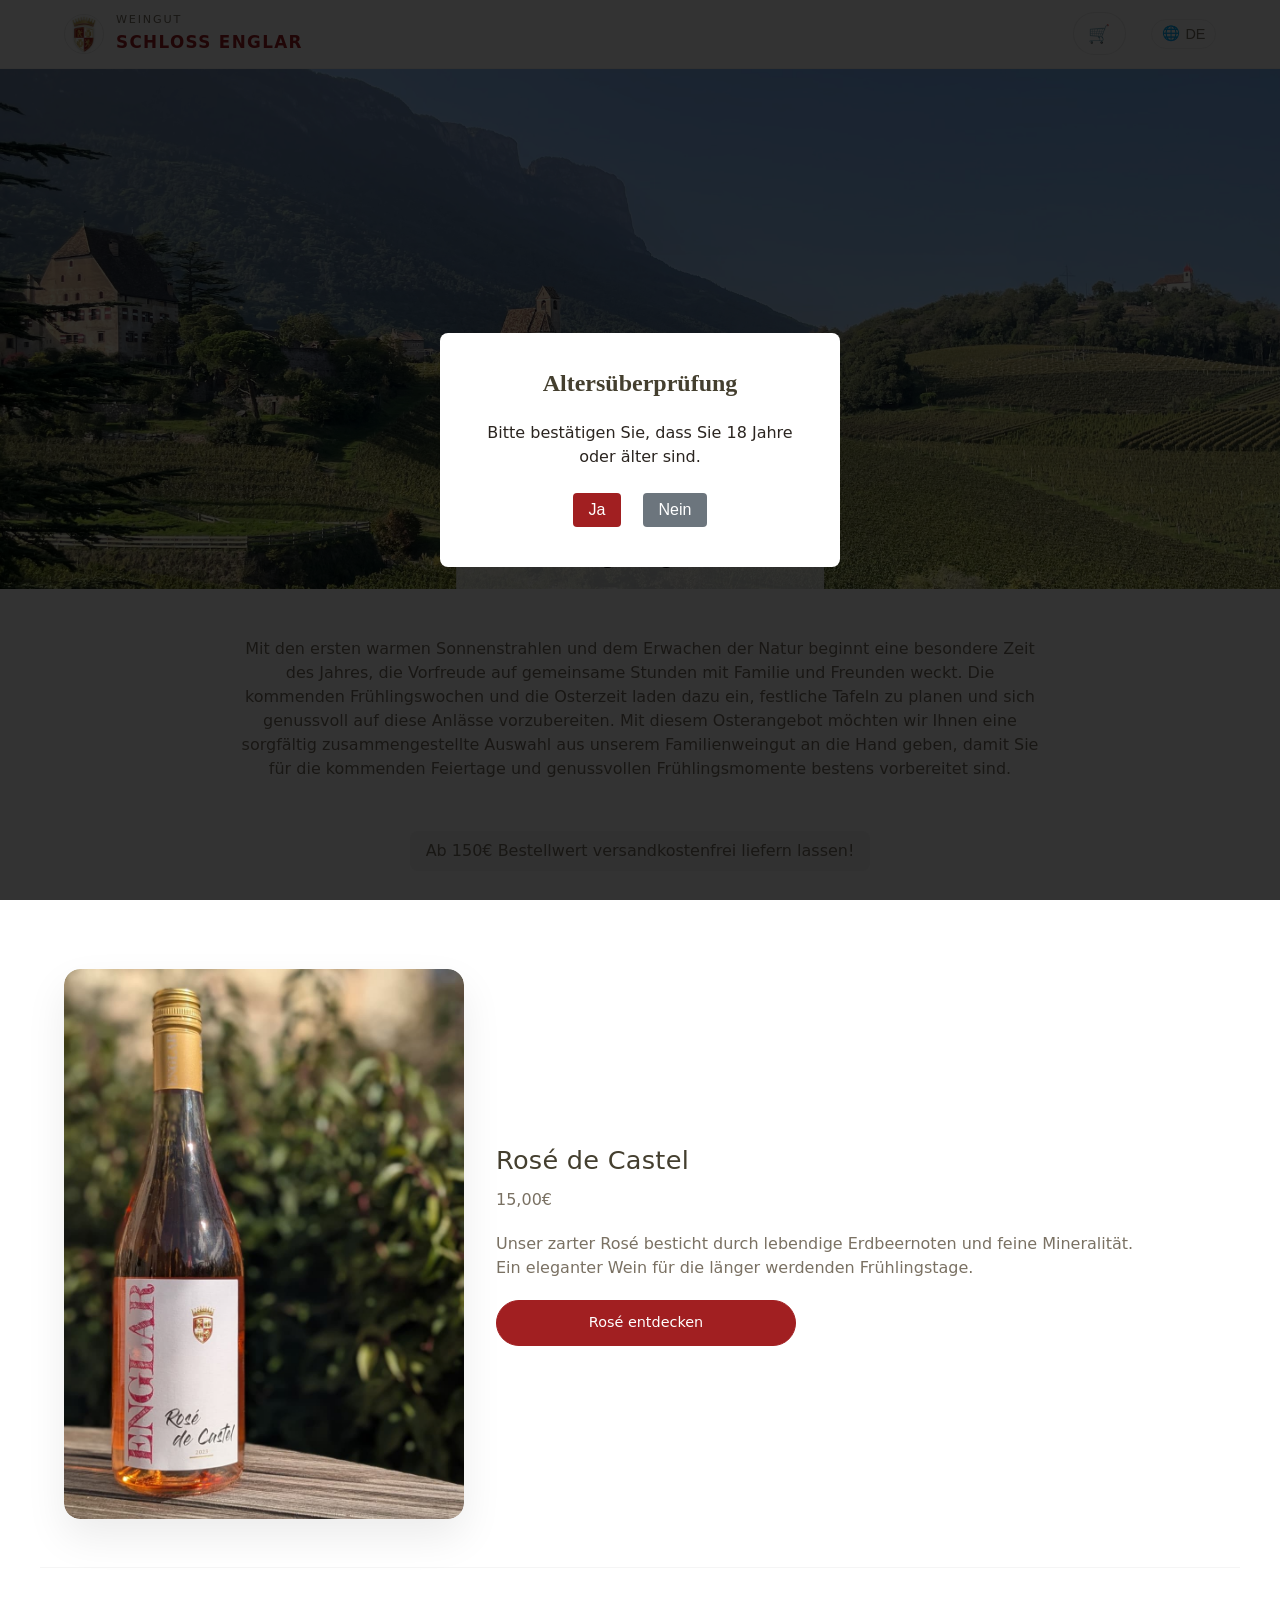
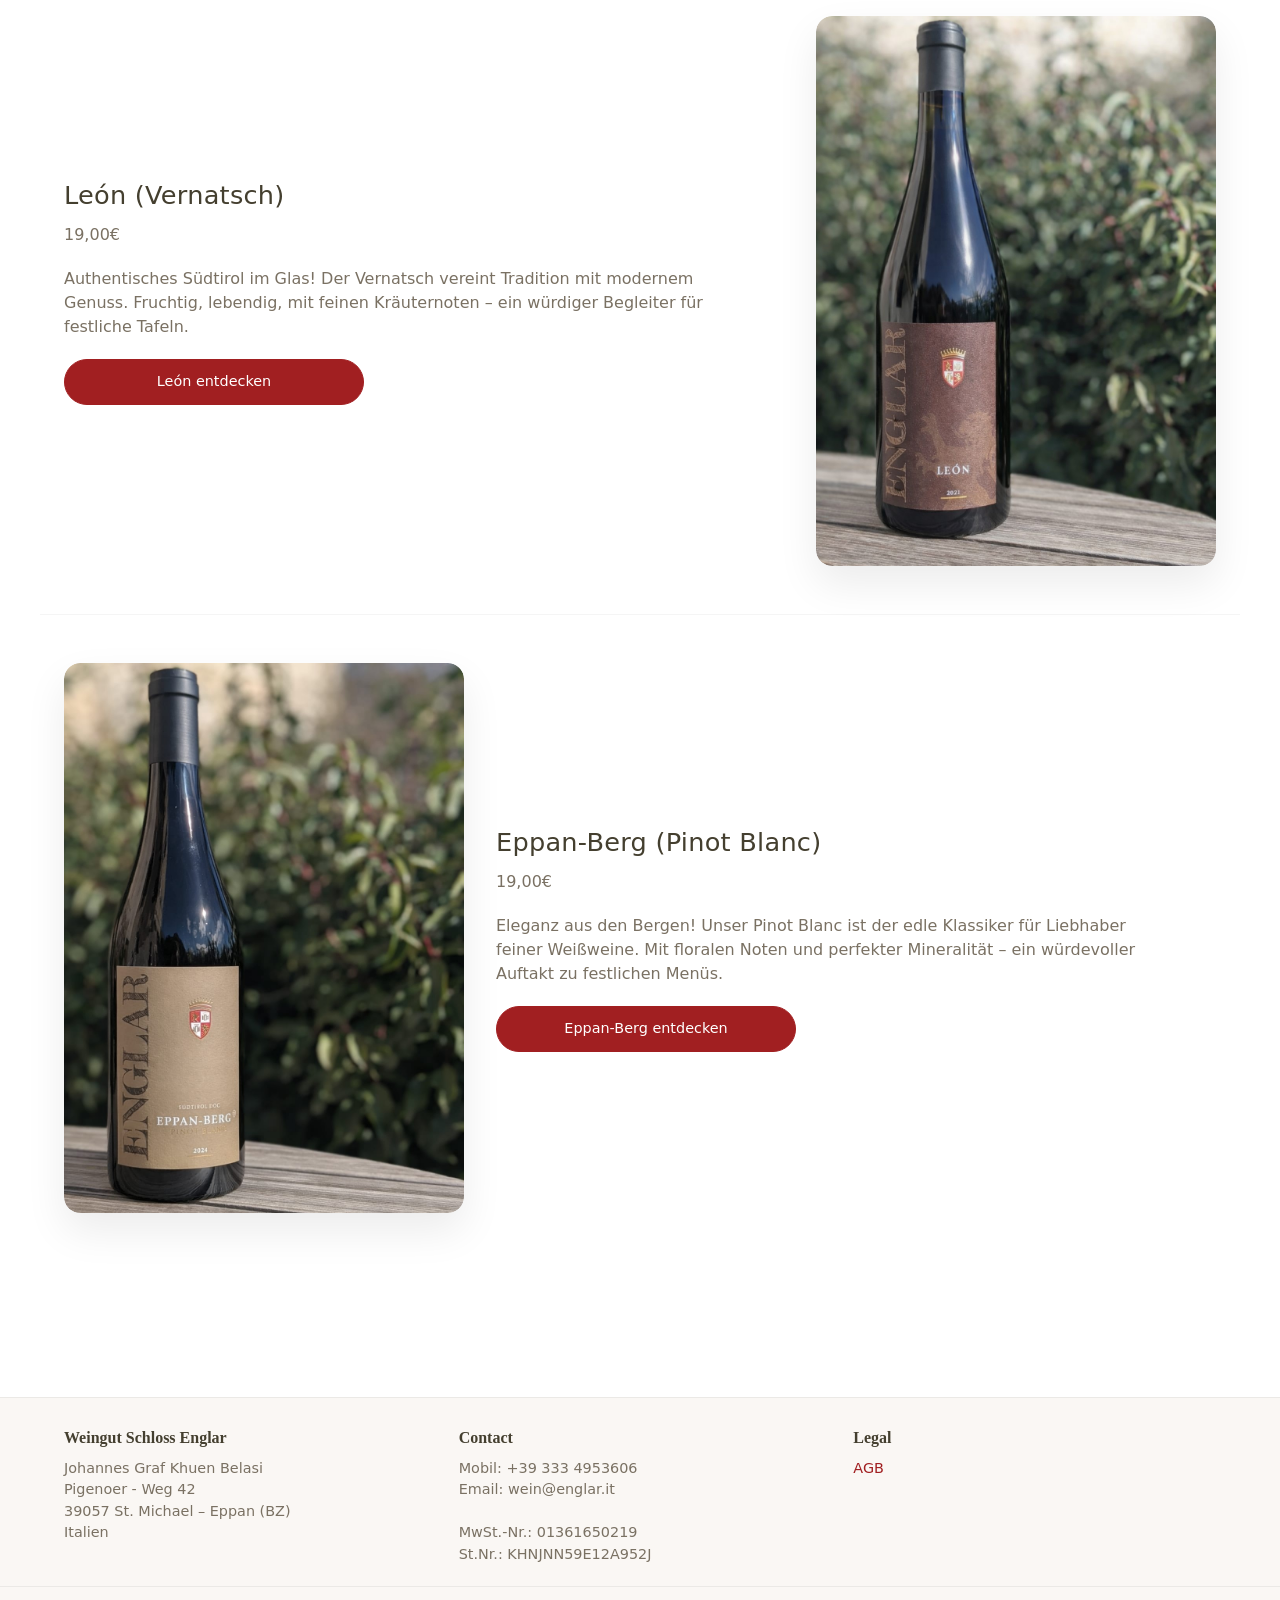
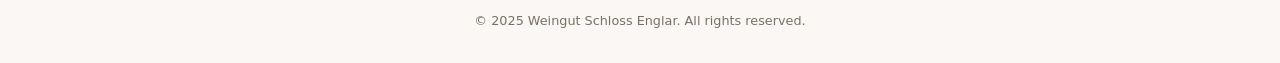
<file: index.html>
<!DOCTYPE html>
<html lang="en">
<head>
  <!-- Google tag (gtag.js) -->
<script async src="https://www.googletagmanager.com/gtag/js?id=G-5KNCYQ6FX4"></script>
<script> window.dataLayer = window.dataLayer || []; function gtag(){dataLayer.push(arguments);} gtag('js', new Date()); gtag('config', 'G-5KNCYQ6FX4'); </script>
  <meta charset="UTF-8">
  <title>Weingut Schloss Englar – Wine Offers</title>
  <meta name="viewport" content="width=device-width, initial-scale=1.0">
  <meta name="description" content="Curated wine selection from Weingut Schloss Englar in South Tyrol. Discover Pinot Vintage Dialogue, Muliere des Alpes and celebratory magnums.">
  <link rel="stylesheet" href="styles.css">
  <script src="app.js" defer>
  </script>
</head>
<body data-page="index">
  <!-- Cart notification -->
  <div id="notification" class="notification" aria-live="polite"></div>

  <!-- Header -->
  <header class="site-header">
    <div class="header-inner">
      <a href="index.html" class="logo-group">
        <div class="logo-mark">
          <img src="img/logo2023.jpg" alt="Weingut Schloss Englar logo" width="40" height="40">
        </div>
        <div class="logo-text">
          <span class="logo-subtitle">Wine Estate</span>
          <span class="site-title">Schloss Englar</span>
        </div>
      </a>
    <div class="header-right">
        <a href="#" class="cart-link snipcart-checkout" aria-label="Warenkorb">
          <span class="cart-icon" aria-hidden="true">🛒</span>
        </a>

        <div class="lang-switcher">
          <button class="lang-toggle" aria-haspopup="true" aria-expanded="false">
            <span class="lang-icon">🌐</span>
            <span class="lang-current" data-lang-current>EN</span>
          </button>
          <ul class="lang-options" hidden>
            <li><button class="lang-option" data-lang="en">English</button></li>
            <li><button class="lang-option" data-lang="de">Deutsch</button></li>
            <li><button class="lang-option" data-lang="it">Italiano</button></li>
          </ul>
        </div>
      </div>
    </div>
  </header>

  <main>
    <!-- Hero -->
    <section class="hero">
      <div class="hero-image-wrapper" style="position: relative;">
        <!-- Fix: correct path + extension for the hero image (file is in the img/ folder and is a .png) -->
        <img src="img/englar 1.jpg" alt="Vineyards and castle of Schloss Englar in South Tyrol">
        <div class="hero-overlay"><span data-i18n="pages.index.hero_label" style="display:block;text-align:center;">Englar Easter Offer
        </span>
        </div>
      </div>
    </section>

    <!-- Intro -->
    <section class="intro">
     
      <p data-i18n="pages.index.intro_text">
        Auf den sonnenverwöhnten Hängen oberhalb von St. Michael-Eppan keltert unsere Familie, welche die subtile Eleganz Südtirols in sich tragen. Wir freuen uns, Ihnen eine kleine, sorgfältig zusammengestellte Auswahl präsentieren zu dürfen – Weine, die für gemütliche Abende, reich gedeckte Tische und herzliche Gespräche gemacht sind.
      </p>

    <!-- Shipping Banner -->
      <p class="hero-text" style="margin-top: 50px;margin-bottom: 50px;" >Ab 150€ Bestellwert versandkostenfrei liefern lassen!</p>

    <!-- Offers -->
    <section class="offers">
      <!-- Südtirol Rosé -->
      <article class="offer">
        <div class="offer-media">
          <a href="rose.html"><img src="img/Rose.jpeg" alt="Südtirol Rosé from Schloss Englar"></a>
        </div>
        <div class="offer-content">
          <h2 data-i18n="pages.index.offer_pinot_title" style="text-align: left; font-weight: 450; font-family: inherit; letter-spacing: 0.01em;">Südtirol Rosé</h2>
          <p class="price" data-i18n="pages.index.offer_pinot_price">15,00€</p>
          
          <p data-i18n="pages.index.offer_pinot_text" style="text-align: left;">Unser zarter Südtirol Rosé besticht durch lebendige Erdbeernoten und feine Mineralität. Ein eleganter Wein für lange Frühlingstage.</p>
          <a href="rose.html" class="btn btn-primary" data-i18n="pages.index.cta_rose"></a>
        </div>
 
      </article>

      <!-- Südtirol Vernatsch -->
      <article class="offer offer--reverse">
        <div class="offer-media">
          <a href="leon.html"><img src="img/Leon.jpeg" alt="Südtirol Vernatsch from Schloss Englar"></a>
        </div>
        <div class="offer-content">
          <h2 data-i18n="pages.index.offer_lumiere_title" style="text-align: left; font-weight: 450; font-family: inherit; letter-spacing: 0.01em;">Südtirol Vernatsch</h2>
          <p class="price" data-i18n="pages.index.offer_lumiere_price">19,00€</p>
          <p data-i18n="pages.index.offer_lumiere_text" style="text-align: left;">Authentisches Südtirol im Glas! Der Vernatsch verbindet Tradition mit modernem Genuss. Fruchtig, lebendig, mit feinen Kräuternoten – ein würdiger Begleiter für festliche Tafeln.</p>
          <a href="leon.html" class="btn btn-primary" data-i18n="pages.index.cta_leon"></a>
        </div>
      </article>

      <!-- Südtirol Pinot Blanc Berg -->
      <article class="offer">
        <div class="offer-media">
          <a href="berg.html"><img src="img/Berg.jpeg" alt="Südtirol Pinot Blanc Berg from Schloss Englar"></a>
        </div>
        <div class="offer-content">
          <h2 data-i18n="pages.index.offer_magnum_title" style="text-align: left; font-weight: 450; font-family: inherit; letter-spacing: 0.01em;">Pinot Blanc Berg</h2>
          <p class="price" data-i18n="pages.index.offer_magnum_price">19,00€</p>
          <p data-i18n="pages.index.offer_magnum_text" style="text-align: left;">Eleganz aus den Bergen! Der Pinot Blanc Berg ist der edle Klassiker für Liebhaber feiner Weißweine. Mit floralen Noten und perfekter Mineralität – ein würdevoller Auftakt zu festlichen Menüs.</p>
          <a href="berg.html" class="btn btn-primary" data-i18n="pages.index.cta_berg"></a>
        </div>
      </article>
    </section>
  </main>


    <!-- Footer -->
  <footer class="site-footer">
    <div class="footer-inner">
      <div class="footer-col">
        <h3>Weingut Schloss Englar</h3>
        <p>
          Johannes Graf Khuen Belasi<br>
          Pigenoer - Weg 42<br>
          39057 St. Michael – Eppan (BZ)<br>
          Italien
        </p>
      </div>
      <div class="footer-col">
        <h4>Contact</h4>
        <p>
          Mobil: +39 333 4953606<br>
          Email: wein@englar.it
          <br><br>
          MwSt.-Nr.: 01361650219 <br>
          St.Nr.: KHNJNN59E12A952J

        </p>
      </div>
      <div class="footer-col">
        <h4>Legal</h4>
        <p>
          <a href="agb.html">AGB</a>
        </p>
      </div>
    </div>
    <div class="footer-bottom">
      <p>© 2025 Weingut Schloss Englar. All rights reserved.</p>
    </div>
  </footer>
</body>
<script>
    window.SnipcartSettings = {
        publicApiKey: 'MTE3NjdlZDgtODkxMy00NjI2LTg3YTItYTQ4M2Y1Nzc0ZTE3NjM5MDA1NTM2MjQ1MTYxNDc2',
        loadStrategy: 'on-user-interaction',
        version: "3.7.1",
        currency: "EUR",
        modalStyle: "side",
    };

      (()=>{var c,d;(d=(c=window.SnipcartSettings).version)!=null||(c.version="3.0");var s,S;(S=(s=window.SnipcartSettings).timeoutDuration)!=null||(s.timeoutDuration=2750);var l,p;(p=(l=window.SnipcartSettings).domain)!=null||(l.domain="cdn.snipcart.com");var w,u;(u=(w=window.SnipcartSettings).protocol)!=null||(w.protocol="https");var f=window.SnipcartSettings.version.includes("v3.0.0-ci")||window.SnipcartSettings.version!="3.0"&&window.SnipcartSettings.version.localeCompare("3.4.0",void 0,{numeric:!0,sensitivity:"base"})===-1,m=["focus","mouseover","touchmove","scroll","keydown"];window.LoadSnipcart=o;document.readyState==="loading"?document.addEventListener("DOMContentLoaded",r):r();function r(){window.SnipcartSettings.loadStrategy?window.SnipcartSettings.loadStrategy==="on-user-interaction"&&(m.forEach(t=>document.addEventListener(t,o)),setTimeout(o,window.SnipcartSettings.timeoutDuration)):o()}var a=!1;function o(){if(a)return;a=!0;let t=document.getElementsByTagName("head")[0],e=document.querySelector("#snipcart"),i=document.querySelector(`src[src^="${window.SnipcartSettings.protocol}://${window.SnipcartSettings.domain}"][src$="snipcart.js"]`),n=document.querySelector(`link[href^="${window.SnipcartSettings.protocol}://${window.SnipcartSettings.domain}"][href$="snipcart.css"]`);e||(e=document.createElement("div"),e.id="snipcart",e.setAttribute("hidden","true"),document.body.appendChild(e)),v(e),i||(i=document.createElement("script"),i.src=`${window.SnipcartSettings.protocol}://${window.SnipcartSettings.domain}/themes/v${window.SnipcartSettings.version}/default/snipcart.js`,i.async=!0,t.appendChild(i)),n||(n=document.createElement("link"),n.rel="stylesheet",n.type="text/css",n.href=`${window.SnipcartSettings.protocol}://${window.SnipcartSettings.domain}/themes/v${window.SnipcartSettings.version}/default/snipcart.css`,t.prepend(n)),m.forEach(g=>document.removeEventListener(g,o))}function v(t){!f||(t.dataset.apiKey=window.SnipcartSettings.publicApiKey,window.SnipcartSettings.addProductBehavior&&(t.dataset.configAddProductBehavior=window.SnipcartSettings.addProductBehavior),window.SnipcartSettings.modalStyle&&(t.dataset.configModalStyle=window.SnipcartSettings.modalStyle),window.SnipcartSettings.currency&&(t.dataset.currency=window.SnipcartSettings.currency),window.SnipcartSettings.templatesUrl&&(t.dataset.templatesUrl=window.SnipcartSettings.templatesUrl))}})();
</script>

<div id="age-gate" class="age-gate-overlay" style="display: none;">
  <div class="age-gate-modal">
    <h2 data-i18n="age.title"></h2>
    <p data-i18n="age.question"></p>
    <button id="age-yes" data-i18n="age.yes"></button>
    <button id="age-no" data-i18n="age.no"></button>
  </div>
</div>

</html>
</file>
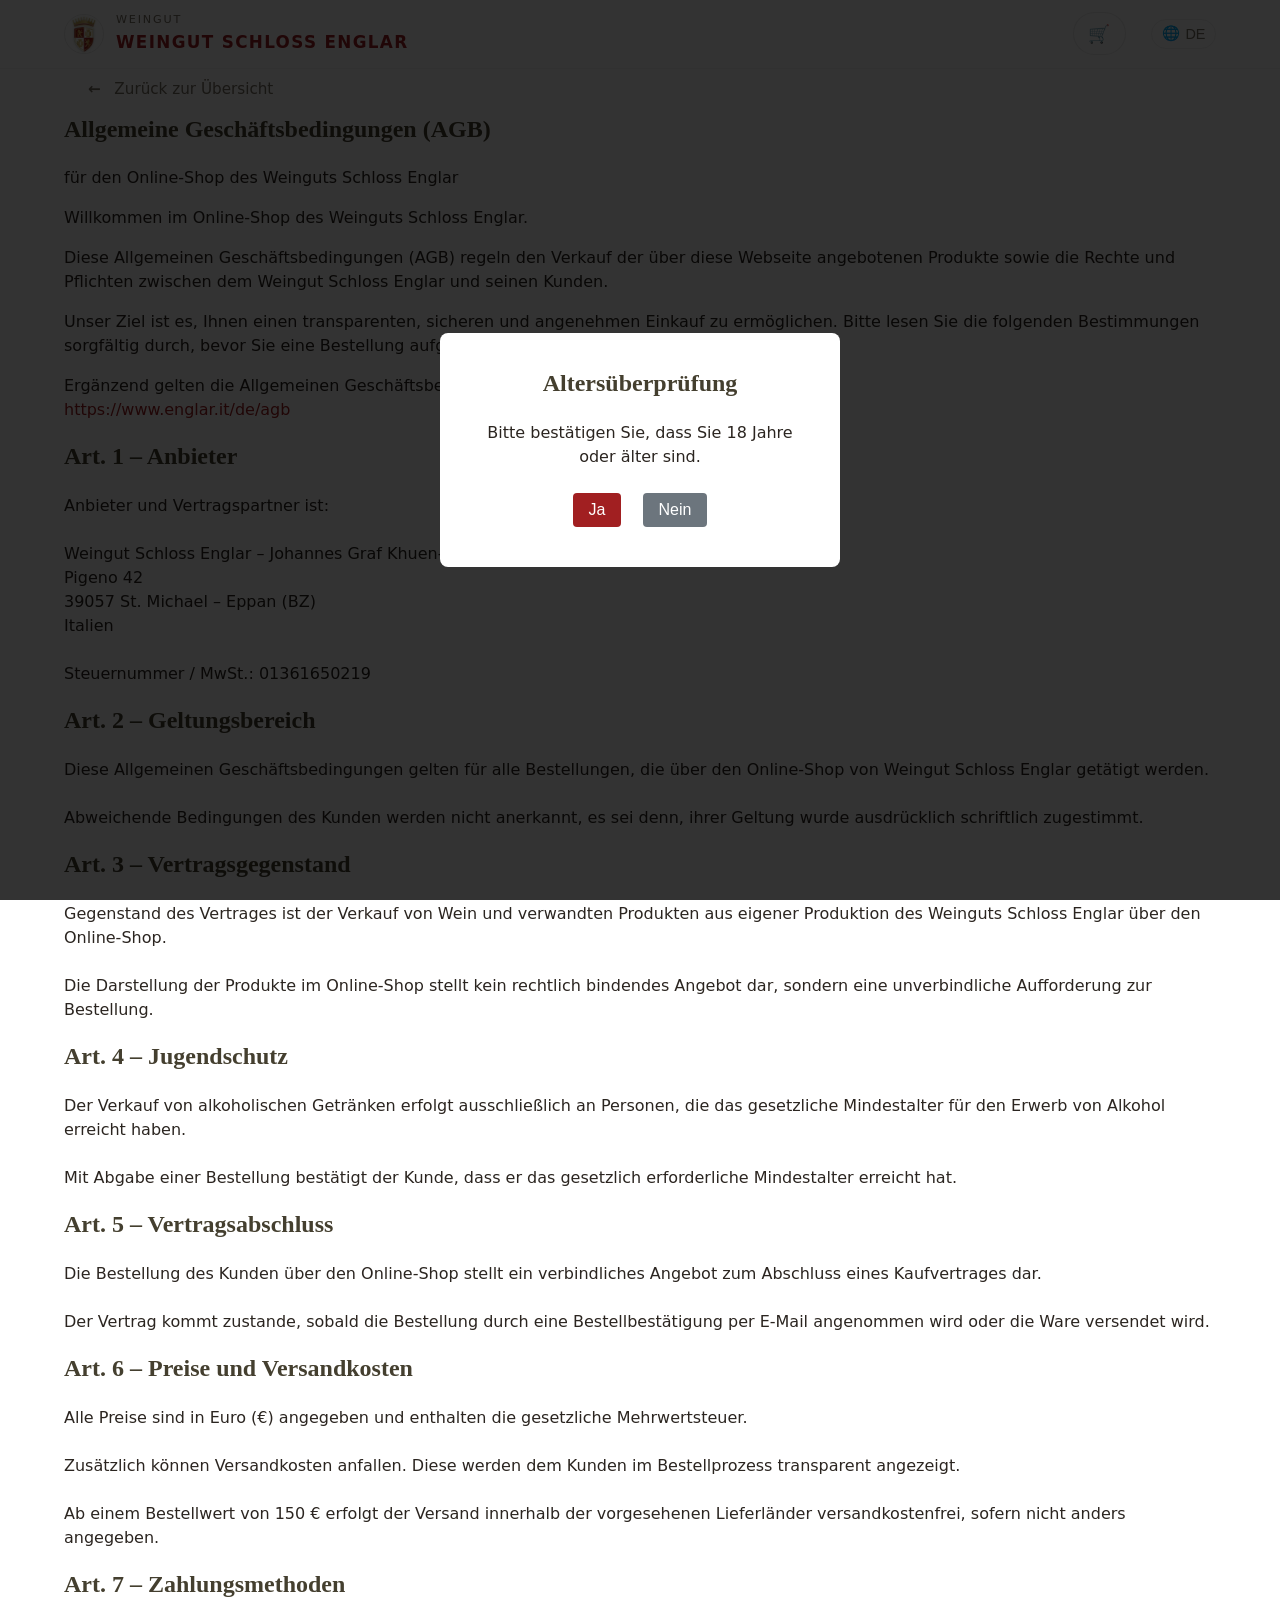
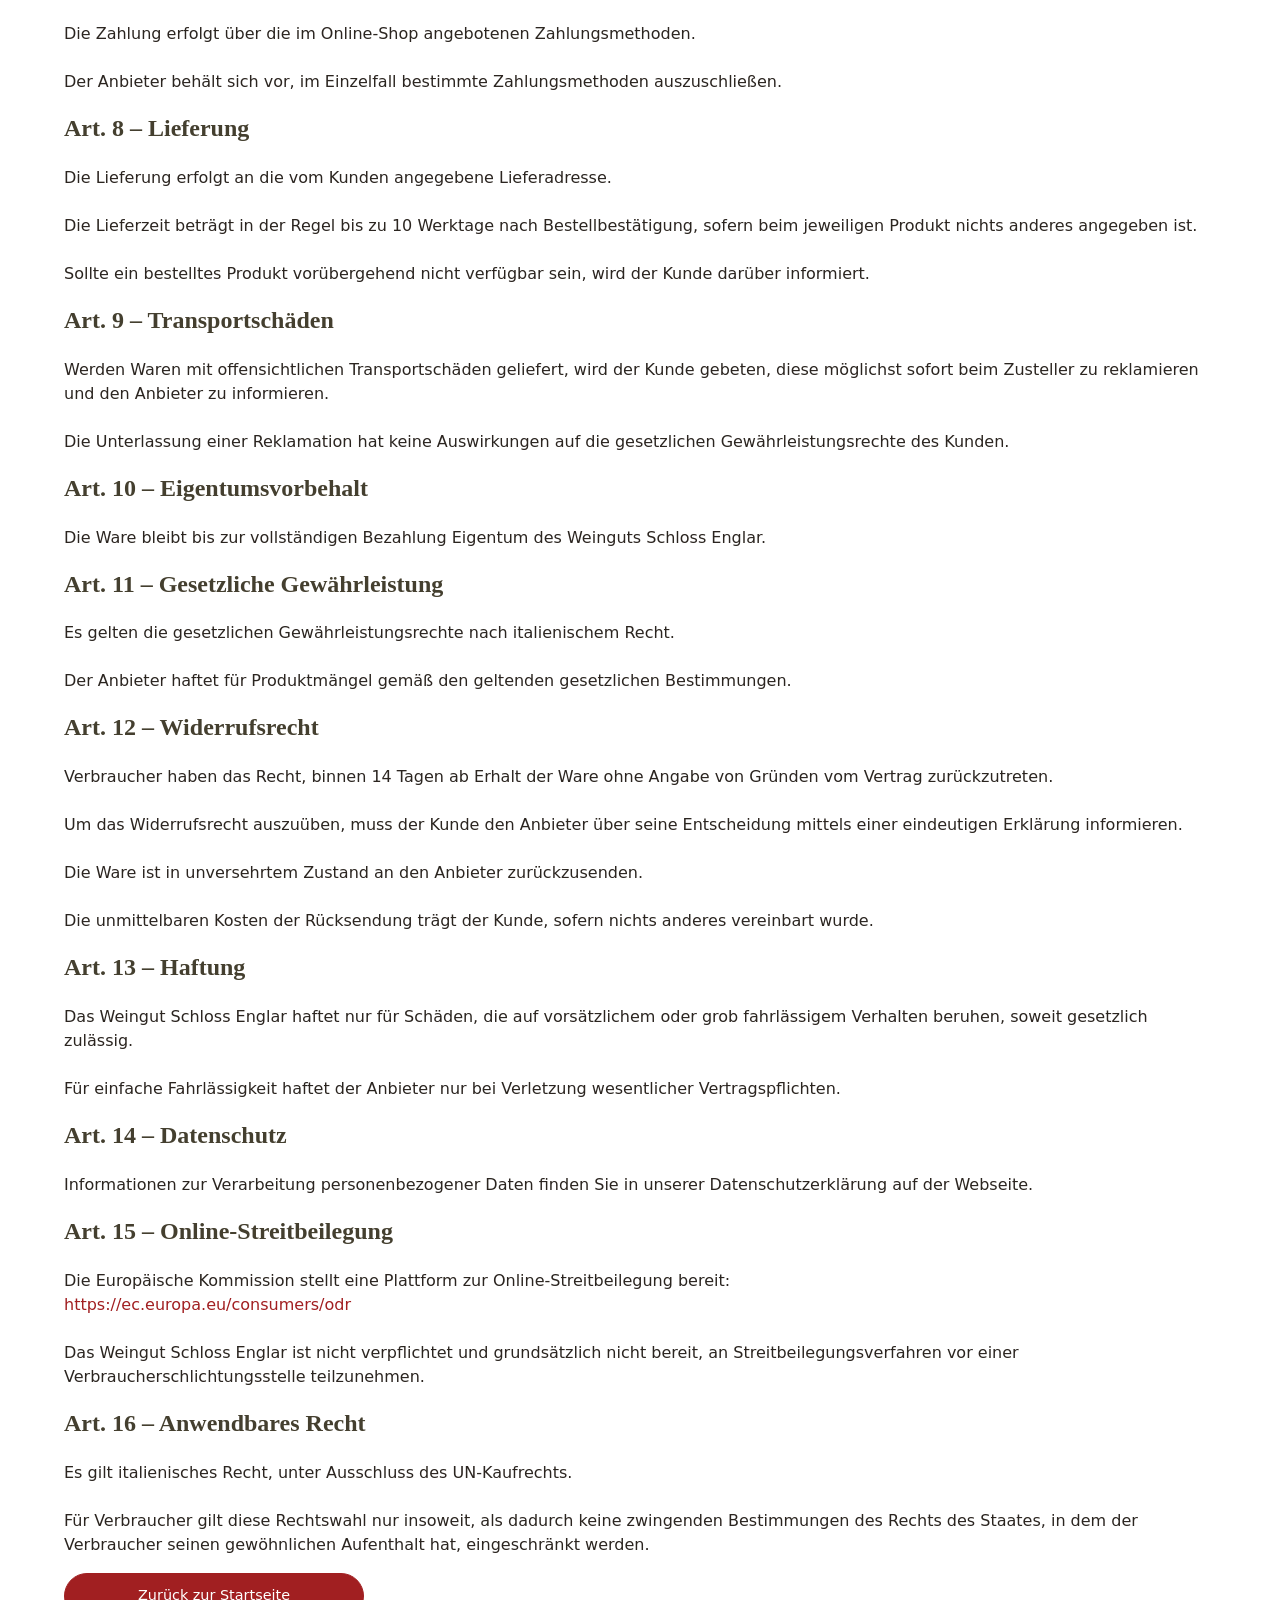
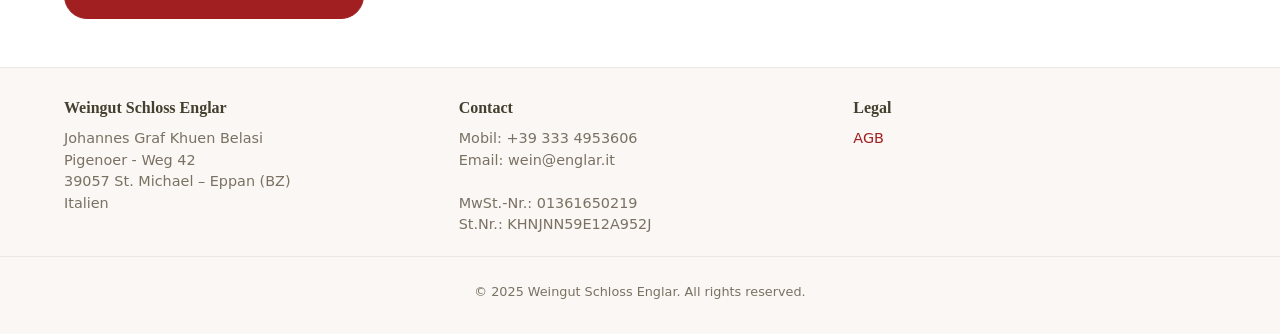
<file: agb.html>
<!DOCTYPE html>
<html lang="de">
<head>
  <script async src="https://www.googletagmanager.com/gtag/js?id=G-5KNCYQ6FX4"></script>
  <script> window.dataLayer = window.dataLayer || []; function gtag(){dataLayer.push(arguments);} gtag('js', new Date()); gtag('config', 'G-5KNCYQ6FX4'); </script>
  <meta charset="UTF-8">
  <meta name="viewport" content="width=device-width, initial-scale=1.0">
  <title>AGB - Weingut Schloss Englar</title>
  <link rel="stylesheet" href="styles.css">
  <script src="app.js" defer></script>
</head>
<body data-page="agb">
  <!-- Cart notification -->
  <div id="notification" class="notification" aria-live="polite"></div>

  <!-- Header -->
  <header class="site-header">
    <div class="header-inner">
      <a href="index.html" class="logo-group">
        <div class="logo-mark">
          <img src="img/logo2023.jpg" alt="Weingut Schloss Englar logo" width="40" height="40">
        </div>
        <div class="logo-text">
          <span class="logo-subtitle">Wine Estate</span>
          <span class="site-title">Weingut Schloss Englar</span>
        </div>
      </a>
      <div class="header-right">
        <a href="#" class="cart-link snipcart-checkout" aria-label="Warenkorb">
          <span class="cart-icon" aria-hidden="true">🛒</span>
        </a>
        <div class="lang-switcher">
          <button class="lang-toggle" aria-haspopup="true" aria-expanded="false">
            <span class="lang-icon">🌐</span>
            <span class="lang-current" data-lang-current>DE</span>
          </button>
          <ul class="lang-options" hidden>
            <li><button class="lang-option" data-lang="en">English</button></li>
            <li><button class="lang-option" data-lang="de">Deutsch</button></li>
            <li><button class="lang-option" data-lang="it">Italiano</button></li>
          </ul>
        </div>
      </div>
    </div>
  </header>

  <div class="container">
    <a href="index.html" class="back-to-overview" aria-label="Zurück zur Übersicht"><span class="arrow" aria-hidden="true">&larr;</span> Zurück zur Übersicht</a>
  </div>

  <main>
    <section class="content-section">
      <div class="container">
        <h1 style="text-align: left;">Allgemeine Geschäftsbedingungen (AGB)</h1>
        <p style="text-align: left;">für den Online-Shop des Weinguts Schloss Englar</p>

        <p>Willkommen im Online-Shop des Weinguts Schloss Englar.</p>

        <p>Diese Allgemeinen Geschäftsbedingungen (AGB) regeln den Verkauf der über diese Webseite angebotenen Produkte sowie die Rechte und Pflichten zwischen dem Weingut Schloss Englar und seinen Kunden.</p>

        <p>Unser Ziel ist es, Ihnen einen transparenten, sicheren und angenehmen Einkauf zu ermöglichen. Bitte lesen Sie die folgenden Bestimmungen sorgfältig durch, bevor Sie eine Bestellung aufgeben.</p>

        <p>Ergänzend gelten die Allgemeinen Geschäftsbedingungen unserer Hauptwebseite:<br>
        <a href="https://www.englar.it/de/agb" target="_blank">https://www.englar.it/de/agb</a></p>

        <h2>Art. 1 – Anbieter</h2>
        <p>
        Anbieter und Vertragspartner ist:<br><br>
        Weingut Schloss Englar – Johannes Graf Khuen-Belasi<br>
        Pigeno 42<br>
        39057 St. Michael – Eppan (BZ)<br>
        Italien<br><br>
        Steuernummer / MwSt.: 01361650219
        </p>

        <h2>Art. 2 – Geltungsbereich</h2>
        <p>Diese Allgemeinen Geschäftsbedingungen gelten für alle Bestellungen, die über den Online-Shop von Weingut Schloss Englar getätigt werden.<br><br>
        Abweichende Bedingungen des Kunden werden nicht anerkannt, es sei denn, ihrer Geltung wurde ausdrücklich schriftlich zugestimmt.</p>

        <h2>Art. 3 – Vertragsgegenstand</h2>
        <p>Gegenstand des Vertrages ist der Verkauf von Wein und verwandten Produkten aus eigener Produktion des Weinguts Schloss Englar über den Online-Shop.<br><br>
        Die Darstellung der Produkte im Online-Shop stellt kein rechtlich bindendes Angebot dar, sondern eine unverbindliche Aufforderung zur Bestellung.</p>

        <h2>Art. 4 – Jugendschutz</h2>
        <p>Der Verkauf von alkoholischen Getränken erfolgt ausschließlich an Personen, die das gesetzliche Mindestalter für den Erwerb von Alkohol erreicht haben.<br><br>
        Mit Abgabe einer Bestellung bestätigt der Kunde, dass er das gesetzlich erforderliche Mindestalter erreicht hat.</p>

        <h2>Art. 5 – Vertragsabschluss</h2>
        <p>Die Bestellung des Kunden über den Online-Shop stellt ein verbindliches Angebot zum Abschluss eines Kaufvertrages dar.<br><br>
        Der Vertrag kommt zustande, sobald die Bestellung durch eine Bestellbestätigung per E-Mail angenommen wird oder die Ware versendet wird.</p>

        <h2>Art. 6 – Preise und Versandkosten</h2>
        <p>Alle Preise sind in Euro (€) angegeben und enthalten die gesetzliche Mehrwertsteuer.<br><br>
        Zusätzlich können Versandkosten anfallen. Diese werden dem Kunden im Bestellprozess transparent angezeigt.<br><br>
        Ab einem Bestellwert von 150 € erfolgt der Versand innerhalb der vorgesehenen Lieferländer versandkostenfrei, sofern nicht anders angegeben.</p>

        <h2>Art. 7 – Zahlungsmethoden</h2>
        <p>Die Zahlung erfolgt über die im Online-Shop angebotenen Zahlungsmethoden.<br><br>
        Der Anbieter behält sich vor, im Einzelfall bestimmte Zahlungsmethoden auszuschließen.</p>

        <h2>Art. 8 – Lieferung</h2>
        <p>Die Lieferung erfolgt an die vom Kunden angegebene Lieferadresse.<br><br>
        Die Lieferzeit beträgt in der Regel bis zu 10 Werktage nach Bestellbestätigung, sofern beim jeweiligen Produkt nichts anderes angegeben ist.<br><br>
        Sollte ein bestelltes Produkt vorübergehend nicht verfügbar sein, wird der Kunde darüber informiert.</p>

        <h2>Art. 9 – Transportschäden</h2>
        <p>Werden Waren mit offensichtlichen Transportschäden geliefert, wird der Kunde gebeten, diese möglichst sofort beim Zusteller zu reklamieren und den Anbieter zu informieren.<br><br>
        Die Unterlassung einer Reklamation hat keine Auswirkungen auf die gesetzlichen Gewährleistungsrechte des Kunden.</p>

        <h2>Art. 10 – Eigentumsvorbehalt</h2>
        <p>Die Ware bleibt bis zur vollständigen Bezahlung Eigentum des Weinguts Schloss Englar.</p>

        <h2>Art. 11 – Gesetzliche Gewährleistung</h2>
        <p>Es gelten die gesetzlichen Gewährleistungsrechte nach italienischem Recht.<br><br>
        Der Anbieter haftet für Produktmängel gemäß den geltenden gesetzlichen Bestimmungen.</p>

        <h2>Art. 12 – Widerrufsrecht</h2>
        <p>Verbraucher haben das Recht, binnen 14 Tagen ab Erhalt der Ware ohne Angabe von Gründen vom Vertrag zurückzutreten.<br><br>
        Um das Widerrufsrecht auszuüben, muss der Kunde den Anbieter über seine Entscheidung mittels einer eindeutigen Erklärung informieren.<br><br>
        Die Ware ist in unversehrtem Zustand an den Anbieter zurückzusenden.<br><br>
        Die unmittelbaren Kosten der Rücksendung trägt der Kunde, sofern nichts anderes vereinbart wurde.</p>

        <h2>Art. 13 – Haftung</h2>
        <p>Das Weingut Schloss Englar haftet nur für Schäden, die auf vorsätzlichem oder grob fahrlässigem Verhalten beruhen, soweit gesetzlich zulässig.<br><br>
        Für einfache Fahrlässigkeit haftet der Anbieter nur bei Verletzung wesentlicher Vertragspflichten.</p>

        <h2>Art. 14 – Datenschutz</h2>
        <p>Informationen zur Verarbeitung personenbezogener Daten finden Sie in unserer Datenschutzerklärung auf der Webseite.</p>

        <h2>Art. 15 – Online-Streitbeilegung</h2>
        <p>Die Europäische Kommission stellt eine Plattform zur Online-Streitbeilegung bereit:<br>
        <a href="https://ec.europa.eu/consumers/odr" target="_blank">https://ec.europa.eu/consumers/odr</a><br><br>
        Das Weingut Schloss Englar ist nicht verpflichtet und grundsätzlich nicht bereit, an Streitbeilegungsverfahren vor einer Verbraucherschlichtungsstelle teilzunehmen.</p>

        <h2>Art. 16 – Anwendbares Recht</h2>
        <p>Es gilt italienisches Recht, unter Ausschluss des UN-Kaufrechts.<br><br>
        Für Verbraucher gilt diese Rechtswahl nur insoweit, als dadurch keine zwingenden Bestimmungen des Rechts des Staates, in dem der Verbraucher seinen gewöhnlichen Aufenthalt hat, eingeschränkt werden.</p>

        <p><a href="index.html" class="btn btn-primary">Zurück zur Startseite</a></p>
      </div>
    </section>
  </main>

  <!-- Footer -->
  <footer class="site-footer">
    <div class="footer-inner">
      <div class="footer-col">
        <h3>Weingut Schloss Englar</h3>
        <p>
          Johannes Graf Khuen Belasi<br>
          Pigenoer - Weg 42<br>
          39057 St. Michael – Eppan (BZ)<br>
          Italien
        </p>
      </div>
      <div class="footer-col">
        <h4>Contact</h4>
        <p>
          Mobil: +39 333 4953606<br>
          Email: wein@englar.it
          <br><br>
          MwSt.-Nr.: 01361650219 <br>
          St.Nr.: KHNJNN59E12A952J

        </p>
      </div>
      <div class="footer-col">
        <h4>Legal</h4>
        <p>
          <a href="agb.html">AGB</a>
        </p>
      </div>
    </div>
    <div class="footer-bottom">
      <p>© 2025 Weingut Schloss Englar. All rights reserved.</p>
    </div>
  </footer>

  <script src="app.js"></script>
<script>
    window.SnipcartSettings = {
        publicApiKey: 'MDg1YmQ4MGUtYWNlMi00YzhhLTgzODgtNTE4ZjI5NGNiNGFmNjM5MDA1NTM2MjQ1MTYxNDc2',
        loadStrategy: "on-user-interaction",
        version: "3.7.1",
        currency: "EUR",
        modalStyle: "side",
    };

    (()=>{var c,d;(d=(c=window.SnipcartSettings).version)!=null||(c.version="3.0");var s,S;(S=(s=window.SnipcartSettings).timeoutDuration)!=null||(s.timeoutDuration=2750);var l,p;(p=(l=window.SnipcartSettings).domain)!=null||(l.domain="cdn.snipcart.com");var w,u;(u=(w=window.SnipcartSettings).protocol)!=null||(w.protocol="https");var f=window.SnipcartSettings.version.includes("v3.0.0-ci")||window.SnipcartSettings.version!="3.0"&&window.SnipcartSettings.version.localeCompare("3.4.0",void 0,{numeric:!0,sensitivity:"base"})===-1,m=["focus","mouseover","touchmove","scroll","keydown"];window.LoadSnipcart=o;document.readyState==="loading"?document.addEventListener("DOMContentLoaded",r):r();function r(){window.SnipcartSettings.loadStrategy?window.SnipcartSettings.loadStrategy==="on-user-interaction"&&(m.forEach(t=>document.addEventListener(t,o)),setTimeout(o,window.SnipcartSettings.timeoutDuration)):o()}var a=!1;function o(){if(a)return;a=!0;let t=document.getElementsByTagName("head")[0],e=document.querySelector("#snipcart"),i=document.querySelector(`src[src^="${window.SnipcartSettings.protocol}://${window.SnipcartSettings.domain}"][src$="snipcart.js"]`),n=document.querySelector(`link[href^="${window.SnipcartSettings.protocol}://${window.SnipcartSettings.domain}"][href$="snipcart.css"]`);e||(e=document.createElement("div"),e.id="snipcart",e.setAttribute("hidden","true"),document.body.appendChild(e)),v(e),i||(i=document.createElement("script"),i.src=`${window.SnipcartSettings.protocol}://${window.SnipcartSettings.domain}/themes/v${window.SnipcartSettings.version}/default/snipcart.js`,i.async=!0,t.appendChild(i)),n||(n=document.createElement("link"),n.rel="stylesheet",n.type="text/css",n.href=`${window.SnipcartSettings.protocol}://${window.SnipcartSettings.domain}/themes/v${window.SnipcartSettings.version}/default/snipcart.css`,t.prepend(n)),m.forEach(g=>document.removeEventListener(g,o))}function v(t){!f||(t.dataset.apiKey=window.SnipcartSettings.publicApiKey,window.SnipcartSettings.addProductBehavior&&(t.dataset.configAddProductBehavior=window.SnipcartSettings.addProductBehavior),window.SnipcartSettings.modalStyle&&(t.dataset.configModalStyle=window.SnipcartSettings.modalStyle),window.SnipcartSettings.currency&&(t.dataset.currency=window.SnipcartSettings.currency),window.SnipcartSettings.templatesUrl&&(t.dataset.templatesUrl=window.SnipcartSettings.templatesUrl))}})();
</script>

<div id="age-gate" class="age-gate-overlay" style="display: none;">
  <div class="age-gate-modal">
    <h2 data-i18n="age.title"></h2>
    <p data-i18n="age.question"></p>
    <button id="age-yes" data-i18n="age.yes"></button>
    <button id="age-no" data-i18n="age.no"></button>
  </div>
</div>
</body>
</html></content>
</file>
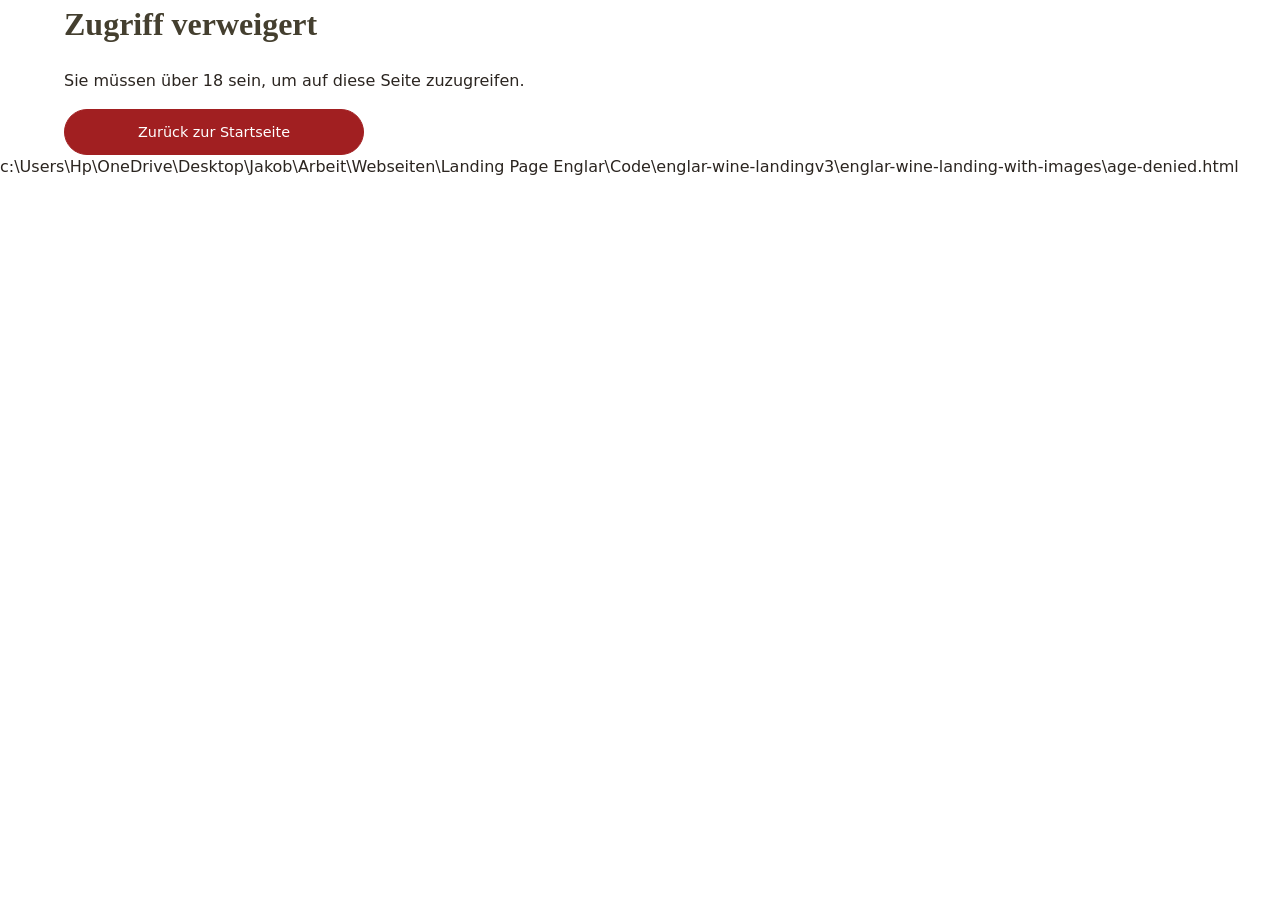
<file: age-denied.html>
<!DOCTYPE html>
<html lang="en">
<head>
  <script async src="https://www.googletagmanager.com/gtag/js?id=G-5KNCYQ6FX4"></script>
  <script> window.dataLayer = window.dataLayer || []; function gtag(){dataLayer.push(arguments);} gtag('js', new Date()); gtag('config', 'G-5KNCYQ6FX4'); </script>
  <meta charset="UTF-8">
  <meta name="viewport" content="width=device-width, initial-scale=1.0">
  <title>Access Denied - Schloss Englar</title>
  <link rel="stylesheet" href="styles.css">
</head>
<body>
  <div class="container">
    <h1 data-i18n="age.denied_title">Access Denied</h1>
    <p data-i18n="age.denied_message">You must be over 18 to access this site.</p>
    <a href="index.html" class="btn btn-primary" data-i18n="age.back_home">Back to Home</a>
  </div>
  <script src="app.js"></script>
</body>
</html></content>
<parameter name="filePath">c:\Users\Hp\OneDrive\Desktop\Jakob\Arbeit\Webseiten\Landing Page Englar\Code\englar-wine-landingv3\englar-wine-landing-with-images\age-denied.html
</file>
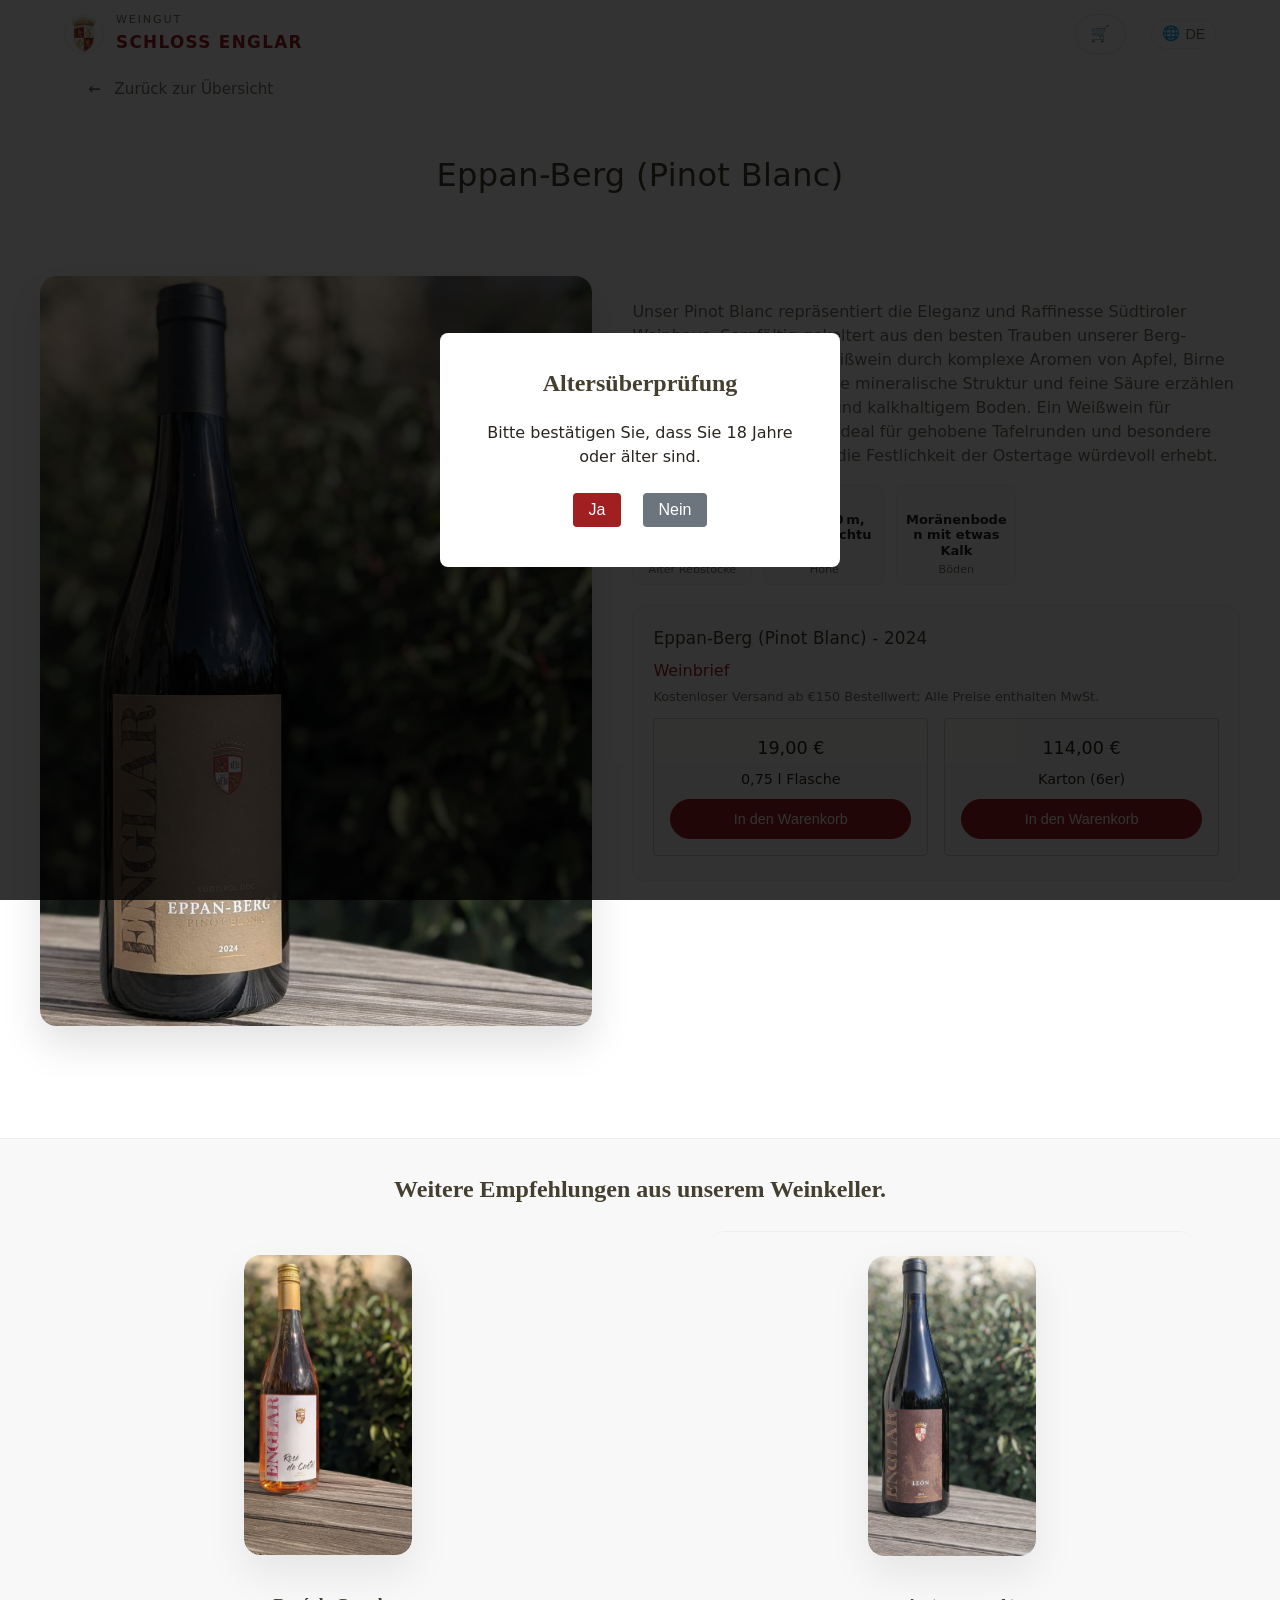
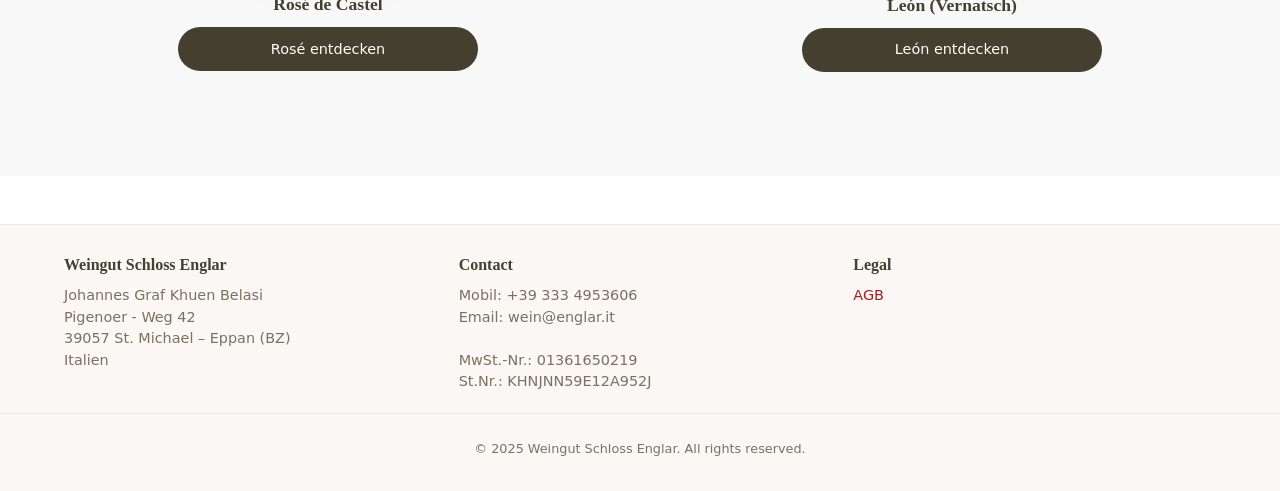
<file: berg.html>
<!DOCTYPE html>
<html lang="en">
<head>
  <script async src="https://www.googletagmanager.com/gtag/js?id=G-5KNCYQ6FX4"></script>
  <script> window.dataLayer = window.dataLayer || []; function gtag(){dataLayer.push(arguments);} gtag('js', new Date()); gtag('config', 'G-5KNCYQ6FX4'); </script>
  <meta charset="UTF-8">
  <title>Berg (Pinot Blanc) – Weingut Schloss Englar</title>
  <meta name="viewport" content="width=device-width, initial-scale=1.0">
  <meta name="description" content="Berg (Pinot Blanc) – Ein mineralischer Weißwein von Weingut Schloss Englar in Südtirol.">
  <link rel="stylesheet" href="styles.css">
  <script src="app.js" defer></script>
</head>
<body data-page="berg">
  <!-- Cart notification -->
  <div id="notification" class="notification" aria-live="polite"></div>

  <!-- Top bar instead of header -->
  <div class="topbar">
    <div class="header-inner">
      <a href="index.html" class="logo-group">
        <div class="logo-mark">
          <img src="img/logo2023.jpg" alt="Weingut Schloss Englar logo" width="40" height="40">
        </div>
        <div class="logo-text">
          <span class="logo-subtitle">Wine Estate</span>
          <span class="site-title">Schloss Englar</span>
        </div>
      </a>
      <div class="header-right">
        <a href="#" class="cart-link snipcart-checkout" aria-label="Warenkorb">
          <span class="cart-icon" aria-hidden="true">🛒</span>
        </a>
        <div class="lang-switcher">
          <button class="lang-toggle" aria-haspopup="true" aria-expanded="false">
            <span class="lang-icon">🌐</span>
            <span class="lang-current" data-lang-current>EN</span>
          </button>
          <ul class="lang-options" hidden>
            <li><button class="lang-option" data-lang="en">English</button></li>
            <li><button class="lang-option" data-lang="de">Deutsch</button></li>
            <li><button class="lang-option" data-lang="it">Italiano</button></li>
          </ul>
        </div>
      </div>
    </div>
  </div>
  
  <div class="container">
    <a href="index.html" class="back-to-overview" aria-label="Zurück zur Übersicht"><span class="arrow" aria-hidden="true">&larr;</span> Zurück zur Übersicht</a>
  </div>
  
  <main>
    <!-- Page hero -->
    <section class="sub-hero">
      <div class="sub-hero-inner">
        <h1 data-i18n="pages.berg.page_title" style="font-weight: 350; font-family: inherit; letter-spacing: 0.01em;">Berg (Pinot Blanc)</h1>
      </div>
    </section>

    <!-- Product detail -->
    <section class="product-detail">
      <div class="product-layout">
        <div class="product-image">
          <img src="img/Berg.jpeg" alt="Bottle of Berg (Pinot Blanc) from Schloss Englar">
        </div>
        <div class="product-copy">
          <div class="product-specs">
            <p class="product-lead" data-i18n="pages.berg.page_text">Der Pinot Blanc ist der König der südtiroler Weißweine! Dieser elegante Wein spiegelt die Mineralität der Dolomiten wider und spricht von Reinheit, Präzision und Leidenschaft. Charakteristische Noten von grünen Äpfeln, Mandeln und feinen Blüten laden zu langen, genießerischen Sips ein. Der Berg hat Geschichte: Geboren in den höchsten Lagen des Schloss Englar, wo Wind und Sonne die Trauben zu höchster Qualität führen. Ideal für gehobene Genuss-Erlebnisse und für alle, die Südtirol im Glas schmecken möchten!</p>
          </div>

          <div class="wine-data-cards">
            <div class="wine-data-card">
                 <div class="card-value">10-25 Jahre</div>
              <div class="card-label" data-i18n="common.wine_age">Alter der Rebstöcke</div>
            </div>
            <div class="wine-data-card">
              <div class="card-value">500‑550 m, Ostausrichtung</div>
              <div class="card-label" data-i18n="common.elevation">Meter über Meer</div>
            </div>
            <div class="wine-data-card">
              <div class="card-value">Moränenboden mit etwas Kalk</div>
              <div class="card-label" data-i18n="common.soil">Böden</div>
            </div>
          </div>

          <div class="product-packages" data-product data-product-id="pinot-blanc-berg" data-product-name="Berg (Pinot Blanc)">
            <h2 data-i18n="pages.berg.package_title" style="font-weight: 500; font-family: inherit; letter-spacing: 0.01em;">Berg (Pinot Blanc)</h2>
            
            <p data-i18n="pages.berg.package_description"></p>
            <small data-i18n="pages.berg.shipping_disclaimer"></small>

            <!-- NEW BUY CARDS -->
            <div class="buy-cards">
              <div class="buy-card">
                <div class="card-price">19,00 €</div>
                <div class="card-type" data-i18n="pages.berg.option_bottle">Flasche</div>
                <button class="buy-button snipcart-add-item"
                  data-item-image="img/Berg.jpeg"
                  data-item-id="pinot-blanc-berg-001"
                  data-item-price="19.00"
                  data-item-url="/easter_26/berg"
                  data-item-description="Flasche (0,75 l) unseres Berg (Pinot Blanc) 2024"
                  data-item-name="Berg (Pinot Blanc) - 0,75 l"
                  data-i18n="pages.berg.cta_button1">
                  <span style="display:block;font-size:0.95em;">Flasche | Berg (Pinot Blanc) | 2022</span>
                  19,00€ – Jetzt kaufen
                </button>
              </div>
              <div class="buy-card">
                <div class="card-price">114,00 €</div>
                <div class="card-type" data-i18n="pages.berg.option_case">Karton</div>
                <button class="buy-button snipcart-add-item"
                  data-item-image="img/Berg.jpeg"
                  data-item-id="pinot-blanc-berg-006"
                  data-item-price="114.00"
                  data-item-url="/easter_26/berg"
                  data-item-description="Karton (6er) unseres Berg (Pinot Blanc) 2024"
                  data-item-name="Berg (Pinot Blanc) - 6er Karton"
                  data-i18n="pages.berg.cta_button2">
                  <span style="display:block;font-size:0.95em;">Karton | Berg (Pinot Blanc) | 2022</span>
                  114,00€ – Jetzt kaufen
                </button>
              </div>
            </div>
          </div>
        </div>
      </div>
    </section>

    <!-- Related wines teaser -->
    <section class="related-offers">
      <h2 data-i18n="common.related_wines">Diese Weine könnten Ihnen auch gefallen.</h2>
      <div class="offers">
        <article class="offer">
          <div class="offer-media">
            <a href="rose.html"><img src="img/Rose.jpeg" alt="Rosé de Castel"></a>
          </div>
          <div class="offer-content">
            <h3 data-i18n="pages.index.offer_pinot_title">Rosé de Castel</h3>
            <a href="rose.html" class="btn btn-secondary" data-i18n="pages.index.cta_rose">Rosé entdecken</a>
          </div>
        </article>
        <article class="offer offer--reverse">
          <div class="offer-media">
            <a href="leon.html"><img src="img/Leon.jpeg" alt="Leon (Vernatsch)"></a>
          </div>
          <div class="offer-content">
            <h3 data-i18n="pages.index.offer_lumiere_title">Leon (Vernatsch)</h3>
            <a href="leon.html" class="btn btn-secondary" data-i18n="pages.index.cta_leon">León entdecken</a>
          </div>
        </article>
      </div>
    </section>
  </main>

    <!-- Footer -->
  <footer class="site-footer">
    <div class="footer-inner">
      <div class="footer-col">
        <h3>Weingut Schloss Englar</h3>
        <p>
          Johannes Graf Khuen Belasi<br>
          Pigenoer - Weg 42<br>
          39057 St. Michael – Eppan (BZ)<br>
          Italien
        </p>
      </div>
      <div class="footer-col">
        <h4>Contact</h4>
        <p>
          Mobil: +39 333 4953606<br>
          Email: wein@englar.it
          <br><br>
          MwSt.-Nr.: 01361650219 <br>
          St.Nr.: KHNJNN59E12A952J

        </p>
      </div>
      <div class="footer-col">
        <h4>Legal</h4>
        <p>
          <a href="agb.html">AGB</a>
        </p>
      </div>
    </div>
    <div class="footer-bottom">
      <p>© 2025 Weingut Schloss Englar. All rights reserved.</p>
    </div>
  </footer>
</body>

<script>
    window.SnipcartSettings = {
        publicApiKey: 'MTE3NjdlZDgtODkxMy00NjI2LTg3YTItYTQ4M2Y1Nzc0ZTE3NjM5MDA1NTM2MjQ1MTYxNDc2',
        loadStrategy: 'on-user-interaction',
        version: "3.7.1",
        currency: "EUR",
        modalStyle: "side",
    };

      (()=>{var c,d;(d=(c=window.SnipcartSettings).version)!=null||(c.version="3.0");var s,S;(S=(s=window.SnipcartSettings).timeoutDuration)!=null||(s.timeoutDuration=2750);var l,p;(p=(l=window.SnipcartSettings).domain)!=null||(l.domain="cdn.snipcart.com");var w,u;(u=(w=window.SnipcartSettings).protocol)!=null||(w.protocol="https");var f=window.SnipcartSettings.version.includes("v3.0.0-ci")||window.SnipcartSettings.version!="3.0"&&window.SnipcartSettings.version.localeCompare("3.4.0",void 0,{numeric:!0,sensitivity:"base"})===-1,m=["focus","mouseover","touchmove","scroll","keydown"];window.LoadSnipcart=o;document.readyState==="loading"?document.addEventListener("DOMContentLoaded",r):r();function r(){window.SnipcartSettings.loadStrategy?window.SnipcartSettings.loadStrategy==="on-user-interaction"&&(m.forEach(t=>document.addEventListener(t,o)),setTimeout(o,window.SnipcartSettings.timeoutDuration)):o()}var a=!1;function o(){if(a)return;a=!0;let t=document.getElementsByTagName("head")[0],e=document.querySelector("#snipcart"),i=document.querySelector(`src[src^="${window.SnipcartSettings.protocol}://${window.SnipcartSettings.domain}"][src$="snipcart.js"]`),n=document.querySelector(`link[href^="${window.SnipcartSettings.protocol}://${window.SnipcartSettings.domain}"][href$="snipcart.css"]`);e||(e=document.createElement("div"),e.id="snipcart",e.setAttribute("hidden","true"),document.body.appendChild(e)),v(e),i||(i=document.createElement("script"),i.src=`${window.SnipcartSettings.protocol}://${window.SnipcartSettings.domain}/themes/v${window.SnipcartSettings.version}/default/snipcart.js`,i.async=!0,t.appendChild(i)),n||(n=document.createElement("link"),n.rel="stylesheet",n.type="text/css",n.href=`${window.SnipcartSettings.protocol}://${window.SnipcartSettings.domain}/themes/v${window.SnipcartSettings.version}/default/snipcart.css`,t.prepend(n)),m.forEach(g=>document.removeEventListener(g,o))}function v(t){!f||(t.dataset.apiKey=window.SnipcartSettings.publicApiKey,window.SnipcartSettings.addProductBehavior&&(t.dataset.configAddProductBehavior=window.SnipcartSettings.addProductBehavior),window.SnipcartSettings.modalStyle&&(t.dataset.configModalStyle=window.SnipcartSettings.modalStyle),window.SnipcartSettings.currency&&(t.dataset.currency=window.SnipcartSettings.currency),window.SnipcartSettings.templatesUrl&&(t.dataset.templatesUrl=window.SnipcartSettings.templatesUrl))}})();
</script>


<div id="age-gate" class="age-gate-overlay" style="display: none;">
  <div class="age-gate-modal">
    <h2 data-i18n="age.title"></h2>
    <p data-i18n="age.question"></p>
    <button id="age-yes" data-i18n="age.yes"></button>
    <button id="age-no" data-i18n="age.no"></button>
  </div>
</div>

</html>
</file>
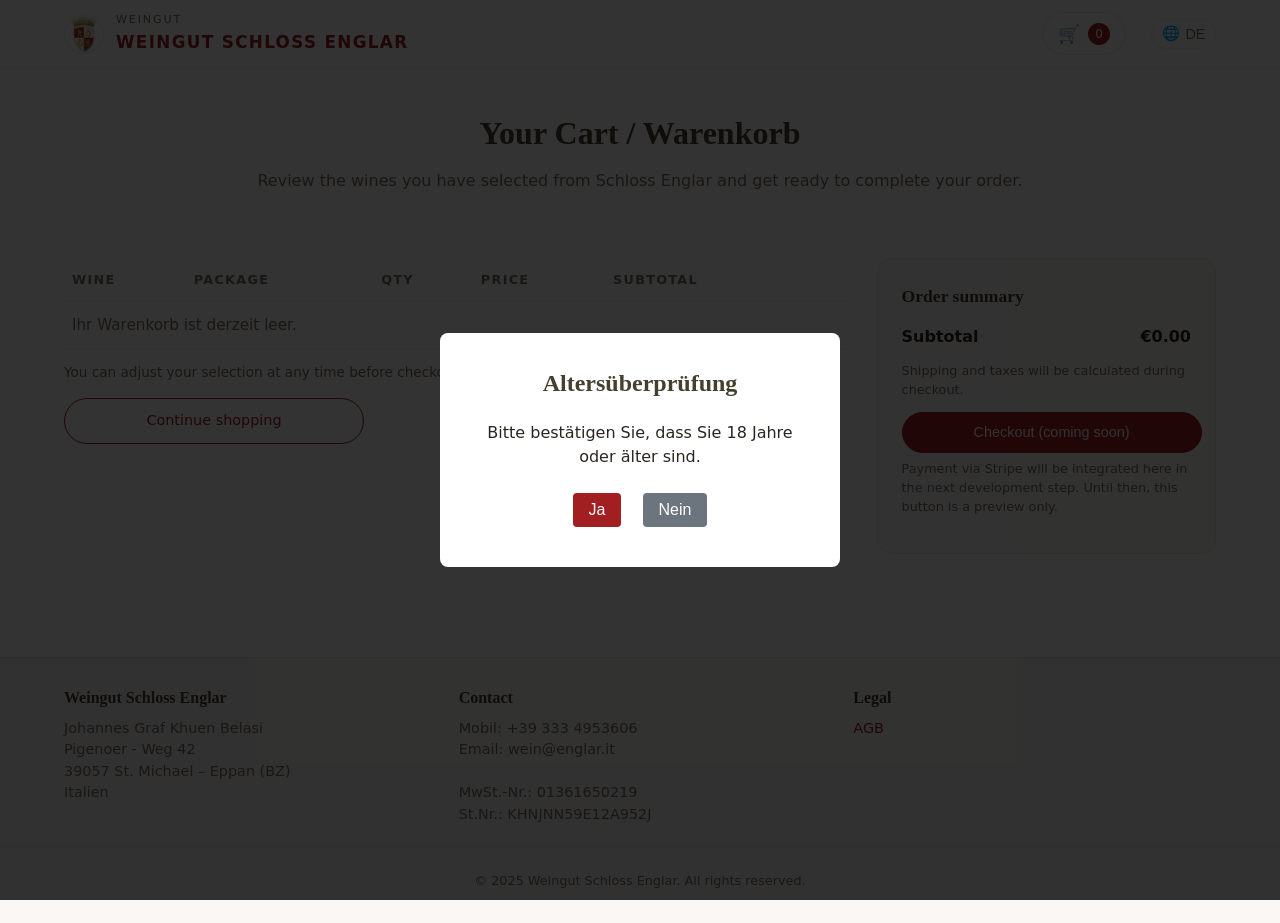
<file: cart.html>
<!DOCTYPE html>
<html lang="en">
<head>
  <meta charset="UTF-8">
  <title>Cart – Weingut Schloss Englar</title>
  <meta name="viewport" content="width=device-width, initial-scale=1.0">
  <meta name="description" content="Review your selected wines from Weingut Schloss Englar and proceed towards checkout.">
  <link rel="stylesheet" href="styles.css">
  <script src="app.js" defer></script>
</head>
<body data-page="cart">
  <!-- Cart notification -->
  <div id="notification" class="notification" aria-live="polite"></div>

  <!-- Header -->
  <header class="site-header">
    <div class="header-inner">
      <a href="index.html" class="logo-group">
        <div class="logo-mark">
          <img src="img/logo2023.jpg" alt="Weingut Schloss Englar logo" width="40" height="40">
        </div>
        <div class="logo-text">
          <span class="logo-subtitle">Wine Estate</span>
          <span class="site-title">Weingut Schloss Englar</span>
        </div>
      </a>
      <div class="header-right">
        <a href="#" class="cart-link snipcart-checkout" aria-label="Warenkorb">
          <span class="cart-icon" aria-hidden="true">🛒</span>
          <span class="cart-count-badge" data-cart-count>0</span>
        </a>

        <div class="lang-switcher">
          <button class="lang-toggle" aria-haspopup="true" aria-expanded="false">
            <span class="lang-icon">🌐</span>
            <span class="lang-current" data-lang-current>EN</span>
          </button>
          <ul class="lang-options" hidden>
            <li><button class="lang-option" data-lang="en">English</button></li>
            <li><button class="lang-option" data-lang="de">Deutsch</button></li>
            <li><button class="lang-option" data-lang="it">Italiano</button></li>
          </ul>
        </div>
      </div>
    </div>
  </header>

  <main>
    <!-- Page hero -->
    <section class="sub-hero">
      <div class="sub-hero-inner">
        <h1>Your Cart / Warenkorb</h1>
        <p>
          Review the wines you have selected from Schloss Englar and get ready to complete your order.
        </p>
      </div>
    </section>

    <!-- Cart content -->
    <section class="cart-section">
      <div class="container">
        <div class="cart-layout">
          <div class="cart-main">
            <table class="cart-table">
              <thead>
                <tr>
                  <th>Wine</th>
                  <th>Package</th>
                  <th>Qty</th>
                  <th>Price</th>
                  <th>Subtotal</th>
                  <th></th>
                </tr>
              </thead>
              <tbody id="cart-items">
                <!-- Filled by app.js -->
              </tbody>
            </table>
            <p class="cart-note">
              You can adjust your selection at any time before checkout. Removing an item will update your total immediately.
            </p>
            <div class="cart-main-footer">
              <a href="index.html" class="btn btn-outline">Continue shopping</a>
            </div>
          </div>

          <aside class="cart-summary">
            <h2>Order summary</h2>
            <div class="cart-summary-row">
              <span>Subtotal</span>
              <span id="cart-total">€0.00</span>
            </div>
            <p class="cart-summary-hint">
              Shipping and taxes will be calculated during checkout.
            </p>
            <button class="btn btn-primary cart-checkout-btn" type="button">
              Checkout (coming soon)
            </button>
            <p class="cart-summary-note">
              Payment via Stripe will be integrated here in the next development step. Until then, this button is a preview only.
            </p>
          </aside>
        </div>
      </div>
    </section>
  </main>

  <!-- Footer -->
  <footer class="site-footer">
    <div class="footer-inner">
      <div class="footer-col">
        <h3>Weingut Schloss Englar</h3>
        <p>
          Johannes Graf Khuen Belasi<br>
          Pigenoer - Weg 42<br>
          39057 St. Michael – Eppan (BZ)<br>
          Italien
        </p>
      </div>
      <div class="footer-col">
        <h4>Contact</h4>
        <p>
          Mobil: +39 333 4953606<br>
          Email: wein@englar.it
          <br><br>
          MwSt.-Nr.: 01361650219 <br>
          St.Nr.: KHNJNN59E12A952J

        </p>
      </div>
      <div class="footer-col">
        <h4>Legal</h4>
        <p>
          <a href="agb.html">AGB</a>
        </p>
      </div>
    </div>
    <div class="footer-bottom">
      <p>© 2025 Weingut Schloss Englar. All rights reserved.</p>
    </div>
  </footer>

<div id="age-gate" class="age-gate-overlay" style="display: none;">
  <div class="age-gate-modal">
    <h2 data-i18n="age.title"></h2>
    <p data-i18n="age.question"></p>
    <button id="age-yes" data-i18n="age.yes"></button>
    <button id="age-no" data-i18n="age.no"></button>
  </div>
</div>

</body>
</html>
</file>
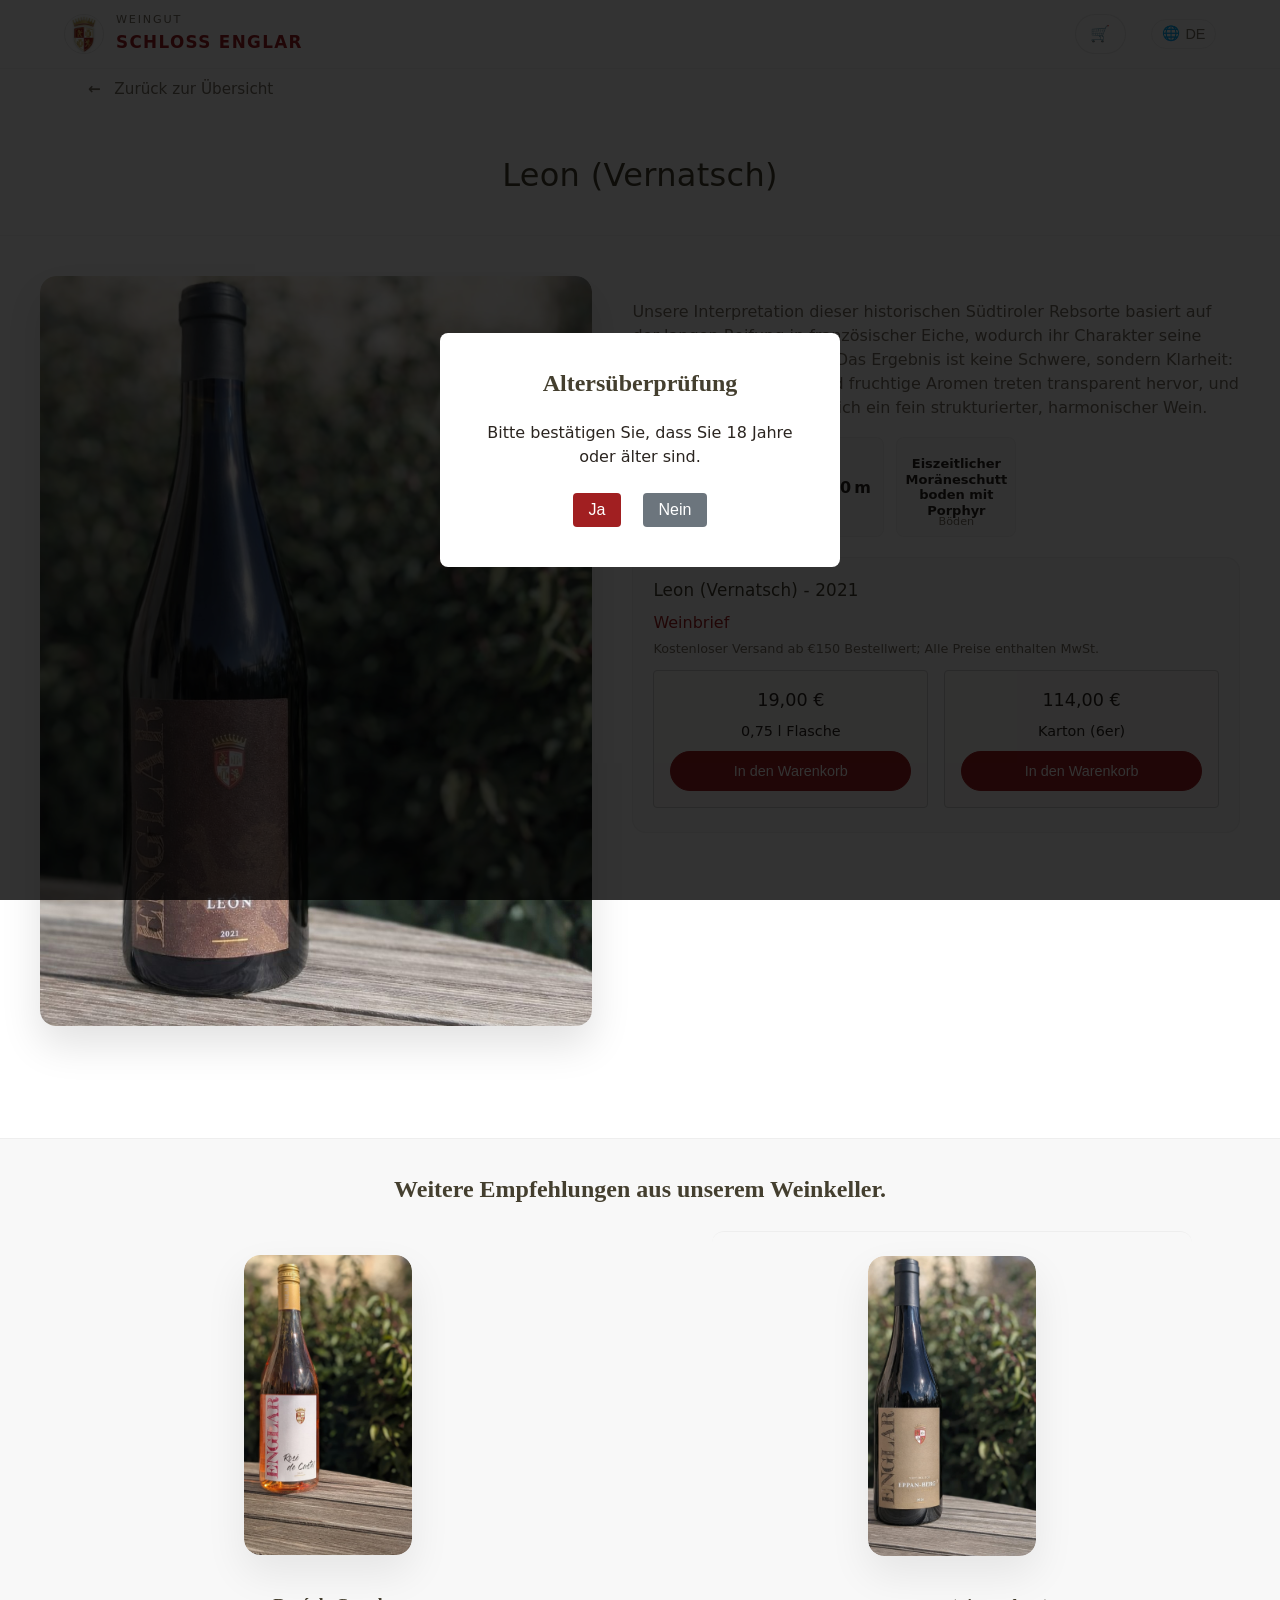
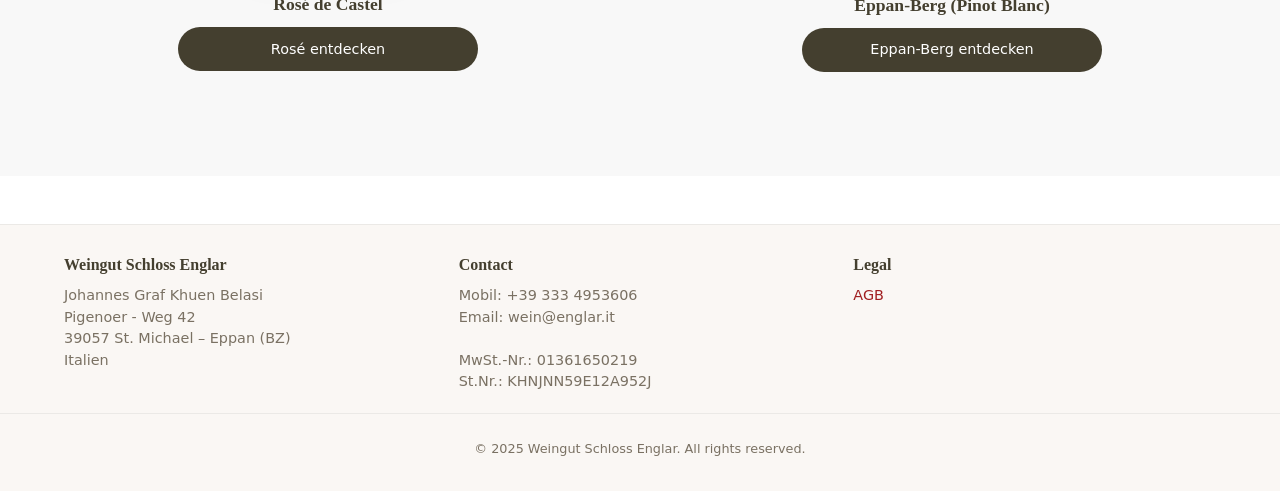
<file: leon.html>
<!DOCTYPE html>
<html lang="en">
<head>
  <script async src="https://www.googletagmanager.com/gtag/js?id=G-5KNCYQ6FX4"></script>
  <script> window.dataLayer = window.dataLayer || []; function gtag(){dataLayer.push(arguments);} gtag('js', new Date()); gtag('config', 'G-5KNCYQ6FX4'); </script>
  <meta charset="UTF-8">
  <title>Leon (Vernatsch) – Weingut Schloss Englar</title>
  <meta name="viewport" content="width=device-width, initial-scale=1.0">
  <meta name="description" content="Leon (Vernatsch) – Ein lebendiger, fruchtiger Rotwein von Weingut Schloss Englar in Südtirol.">
  <link rel="stylesheet" href="styles.css">
  <script src="app.js" defer></script>
</head>
<body data-page="leon">
  <!-- Cart notification -->
  <div id="notification" class="notification" aria-live="polite"></div>

  <!-- Top bar instead of header -->
  <div class="topbar">
    <div class="header-inner">
      <a href="index.html" class="logo-group">
        <div class="logo-mark">
          <img src="img/logo2023.jpg" alt="Weingut Schloss Englar logo" width="40" height="40">
        </div>
        <div class="logo-text">
          <span class="logo-subtitle">Wine Estate</span>
          <span class="site-title">Schloss Englar</span>
        </div>
      </a>
      <div class="header-right">
        <a href="#" class="cart-link snipcart-checkout" aria-label="Warenkorb">
          <span class="cart-icon" aria-hidden="true">🛒</span>
        </a>
        <div class="lang-switcher">
          <button class="lang-toggle" aria-haspopup="true" aria-expanded="false">
            <span class="lang-icon">🌐</span>
            <span class="lang-current" data-lang-current>EN</span>
          </button>
          <ul class="lang-options" hidden>
            <li><button class="lang-option" data-lang="en">English</button></li>
            <li><button class="lang-option" data-lang="de">Deutsch</button></li>
            <li><button class="lang-option" data-lang="it">Italiano</button></li>
          </ul>
        </div>
      </div>
    </div>
  </div>
  
  <div class="container">
    <a href="index.html" class="back-to-overview" aria-label="Zurück zur Übersicht"><span class="arrow" aria-hidden="true">&larr;</span> Zurück zur Übersicht</a>
  </div>
  
  <main>
    <!-- Page hero -->
    <section class="sub-hero">
      <div class="sub-hero-inner">
        <h1 data-i18n="pages.leon.page_title" style="font-weight: 350; font-family: inherit; letter-spacing: 0.01em;">Leon (Vernatsch)</h1>
      </div>
    </section>

    <!-- Product detail -->
    <section class="product-detail">
      <div class="product-layout">
        <div class="product-image">
          <img src="img/Leon.jpeg" alt="Bottle of Leon (Vernatsch) from Schloss Englar">
        </div>
        <div class="product-copy">
          <div class="product-specs">
            <p class="product-lead" data-i18n="pages.leon.page_text">Der Vernatsch ist die Seele Südtirols! Dieser lebendige Rotwein verkauft die jahrhundertealte Tradition und die Liebe zur Erde. Kennzeichnend sind fruchtige Kirsch- und Johannisbeernoten, feine Kräuternuancen und eine seidenartige Gerbstoffstruktur. Mit seinem spritzig-fruchtigen Charakter bringt der Vernatsch pure Fröhlichkeit auf den Tisch. Ideal für gesellige Runden, für reich gedeckte Tische und für alle, die die Authentizität südtiroler Winzerkunst verstehen und lieben.</p>
          </div>

          <div class="wine-data-cards">
            <div class="wine-data-card">
              <div class="card-value">35 Jahre</div>
              <div class="card-label" data-i18n="common.wine_age">Alter der Rebstöcke</div>
            </div>
            <div class="wine-data-card">
              <div class="card-value">500‑550 m</div>
              <div class="card-label" data-i18n="common.elevation">Meter über Meer</div>
            </div>
            <div class="wine-data-card">
              <div class="card-value">Eiszeitlicher Moräneschuttboden mit Porphyr</div>
              <div class="card-label" data-i18n="common.soil">Böden</div>
            </div>
          </div>

          <div class="product-packages" data-product data-product-id="sudtirol-vernatsch-075" data-product-name="Leon (Vernatsch) - 0,75l" data-product-size="0.75">
              <h2 style="font-weight: 500; font-family: inherit; letter-spacing: 0.01em;">Leon (Vernatsch) - 0,75l</h2>
              <p class="product-package-price" data-i18n="pages.leon.package_description"></p>
            <small data-i18n="pages.leon.shipping_disclaimer"></small>

            <!-- NEW BUY CARDS -->
            <div class="buy-cards">
              <div class="buy-card">
                <div class="card-price">19,00 €</div>
                <div class="card-type" data-i18n="pages.leon.option_bottle">Flasche</div>
                <button class="buy-button snipcart-add-item"
                  data-item-image="/img/Leon.jpeg"
                  data-item-id="vernatsch-001"
                  data-item-price="19.00"
                  data-item-url="/easter_26/leon"
                  data-item-description="Flasche (0,75 l) unseres Leon (Vernatsch) 2021"
                  data-item-name="Leon (Vernatsch) - 0,75 l"
                  data-i18n="pages.leon.cta_button1">
                  <span style="display:block;font-size:0.95em;">Flasche | Leon (Vernatsch) | 2022</span>
                  19,00€ – Jetzt kaufen
                </button>
              </div>
              <div class="buy-card">
                <div class="card-price">114,00 €</div>
                <div class="card-type" data-i18n="pages.leon.option_case">Karton</div>
                <button class="buy-button snipcart-add-item"
                  data-item-image="/img/Leon.jpeg"
                  data-item-id="vernatsch-006"
                  data-item-price="114.00"
                  data-item-url="/easter_26/leon"
                  data-item-description="Karton (6er) unseres Leon (Vernatsch) 2021"
                  data-item-name="Leon (Vernatsch) - 6er Karton"
                  data-i18n="pages.leon.cta_button2">
                  <span style="display:block;font-size:0.95em;">Karton | Leon (Vernatsch) | 2022</span>
                  114,00€ – Jetzt kaufen
                </button>
              </div>
            </div>
          </div>
        </div>
      </div>
    </section>

    <!-- Related wines teaser -->
    <section class="related-offers">
      <h2 data-i18n="common.related_wines">Diese Weine könnten Ihnen auch gefallen.</h2>
      <div class="offers">
        <article class="offer">
          <div class="offer-media">
            <a href="rose.html"><img src="img/Rose.jpeg" alt="Rosé de Castel"></a>
          </div>
          <div class="offer-content">
            <h3 data-i18n="pages.index.offer_pinot_title">Rosé de Castel</h3>
            <a href="rose.html" class="btn btn-secondary" data-i18n="pages.index.cta_rose">Rosé entdecken</a>
          </div>
        </article>
        <article class="offer offer--reverse">
          <div class="offer-media">
            <a href="berg.html"><img src="img/Berg.jpeg" alt="Berg (Pinot Blanc)"></a>
          </div>
          <div class="offer-content">
            <h3 data-i18n="pages.index.offer_magnum_title">Berg (Pinot Blanc)</h3>
            <a href="berg.html" class="btn btn-secondary" data-i18n="pages.index.cta_berg">Eppan-Berg entdecken</a>
          </div>
        </article>
      </div>
    </section>
  </main>

    <!-- Footer -->
  <footer class="site-footer">
    <div class="footer-inner">
      <div class="footer-col">
        <h3>Weingut Schloss Englar</h3>
        <p>
          Johannes Graf Khuen Belasi<br>
          Pigenoer - Weg 42<br>
          39057 St. Michael – Eppan (BZ)<br>
          Italien
        </p>
      </div>
      <div class="footer-col">
        <h4>Contact</h4>
        <p>
          Mobil: +39 333 4953606<br>
          Email: wein@englar.it
          <br><br>
          MwSt.-Nr.: 01361650219 <br>
          St.Nr.: KHNJNN59E12A952J

        </p>
      </div>
      <div class="footer-col">
        <h4>Legal</h4>
        <p>
          <a href="agb.html">AGB</a>
        </p>
      </div>
    </div>
    <div class="footer-bottom">
      <p>© 2025 Weingut Schloss Englar. All rights reserved.</p>
    </div>
  </footer>
</body>

<script>
    window.SnipcartSettings = {
        publicApiKey: 'MTE3NjdlZDgtODkxMy00NjI2LTg3YTItYTQ4M2Y1Nzc0ZTE3NjM5MDA1NTM2MjQ1MTYxNDc2',
        loadStrategy: 'on-user-interaction',
        version: "3.7.1",
        currency: "EUR",
        modalStyle: "side",
    };

      (()=>{var c,d;(d=(c=window.SnipcartSettings).version)!=null||(c.version="3.0");var s,S;(S=(s=window.SnipcartSettings).timeoutDuration)!=null||(s.timeoutDuration=2750);var l,p;(p=(l=window.SnipcartSettings).domain)!=null||(l.domain="cdn.snipcart.com");var w,u;(u=(w=window.SnipcartSettings).protocol)!=null||(w.protocol="https");var f=window.SnipcartSettings.version.includes("v3.0.0-ci")||window.SnipcartSettings.version!="3.0"&&window.SnipcartSettings.version.localeCompare("3.4.0",void 0,{numeric:!0,sensitivity:"base"})===-1,m=["focus","mouseover","touchmove","scroll","keydown"];window.LoadSnipcart=o;document.readyState==="loading"?document.addEventListener("DOMContentLoaded",r):r();function r(){window.SnipcartSettings.loadStrategy?window.SnipcartSettings.loadStrategy==="on-user-interaction"&&(m.forEach(t=>document.addEventListener(t,o)),setTimeout(o,window.SnipcartSettings.timeoutDuration)):o()}var a=!1;function o(){if(a)return;a=!0;let t=document.getElementsByTagName("head")[0],e=document.querySelector("#snipcart"),i=document.querySelector(`src[src^="${window.SnipcartSettings.protocol}://${window.SnipcartSettings.domain}"][src$="snipcart.js"]`),n=document.querySelector(`link[href^="${window.SnipcartSettings.protocol}://${window.SnipcartSettings.domain}"][href$="snipcart.css"]`);e||(e=document.createElement("div"),e.id="snipcart",e.setAttribute("hidden","true"),document.body.appendChild(e)),v(e),i||(i=document.createElement("script"),i.src=`${window.SnipcartSettings.protocol}://${window.SnipcartSettings.domain}/themes/v${window.SnipcartSettings.version}/default/snipcart.js`,i.async=!0,t.appendChild(i)),n||(n=document.createElement("link"),n.rel="stylesheet",n.type="text/css",n.href=`${window.SnipcartSettings.protocol}://${window.SnipcartSettings.domain}/themes/v${window.SnipcartSettings.version}/default/snipcart.css`,t.prepend(n)),m.forEach(g=>document.removeEventListener(g,o))}function v(t){!f||(t.dataset.apiKey=window.SnipcartSettings.publicApiKey,window.SnipcartSettings.addProductBehavior&&(t.dataset.configAddProductBehavior=window.SnipcartSettings.addProductBehavior),window.SnipcartSettings.modalStyle&&(t.dataset.configModalStyle=window.SnipcartSettings.modalStyle),window.SnipcartSettings.currency&&(t.dataset.currency=window.SnipcartSettings.currency),window.SnipcartSettings.templatesUrl&&(t.dataset.templatesUrl=window.SnipcartSettings.templatesUrl))}})();
</script>


<div id="age-gate" class="age-gate-overlay" style="display: none;">
  <div class="age-gate-modal">
    <h2 data-i18n="age.title"></h2>
    <p data-i18n="age.question"></p>
    <button id="age-yes" data-i18n="age.yes"></button>
    <button id="age-no" data-i18n="age.no"></button>
  </div>
</div>

</html>
</file>
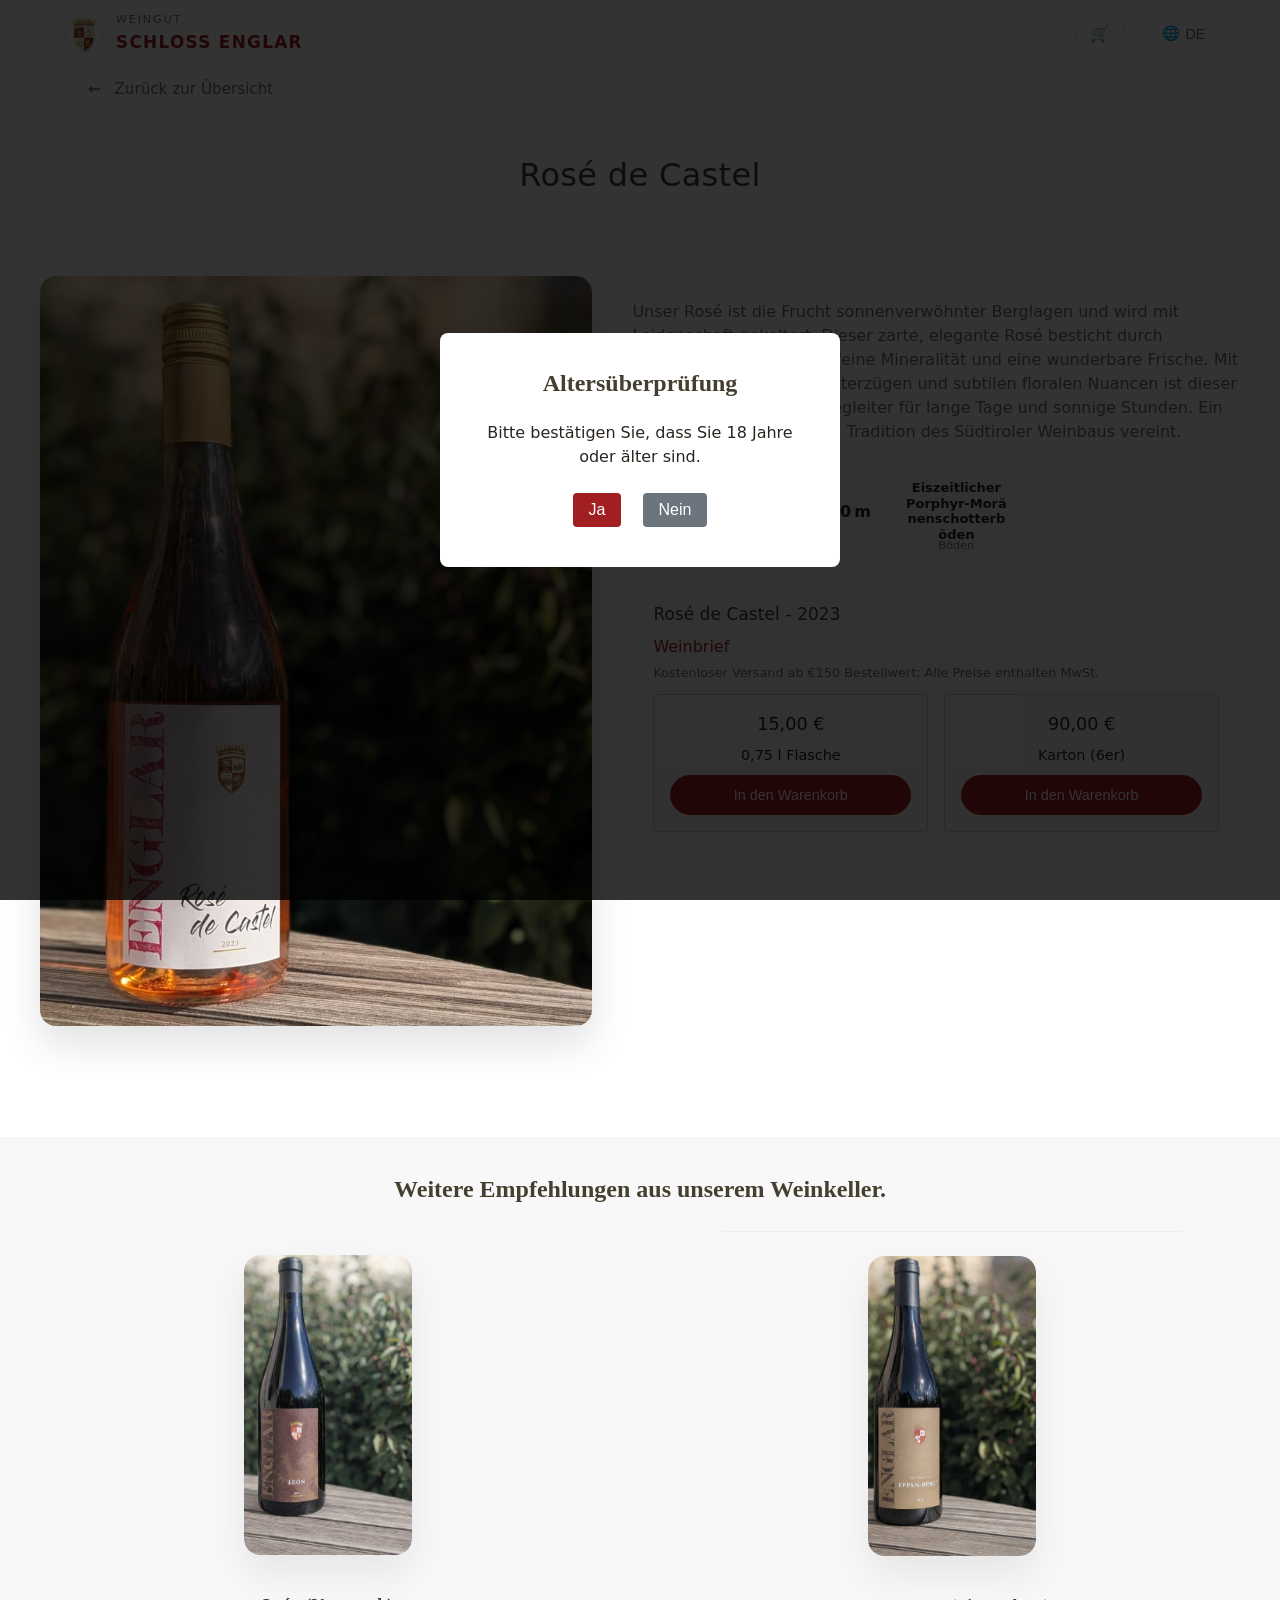
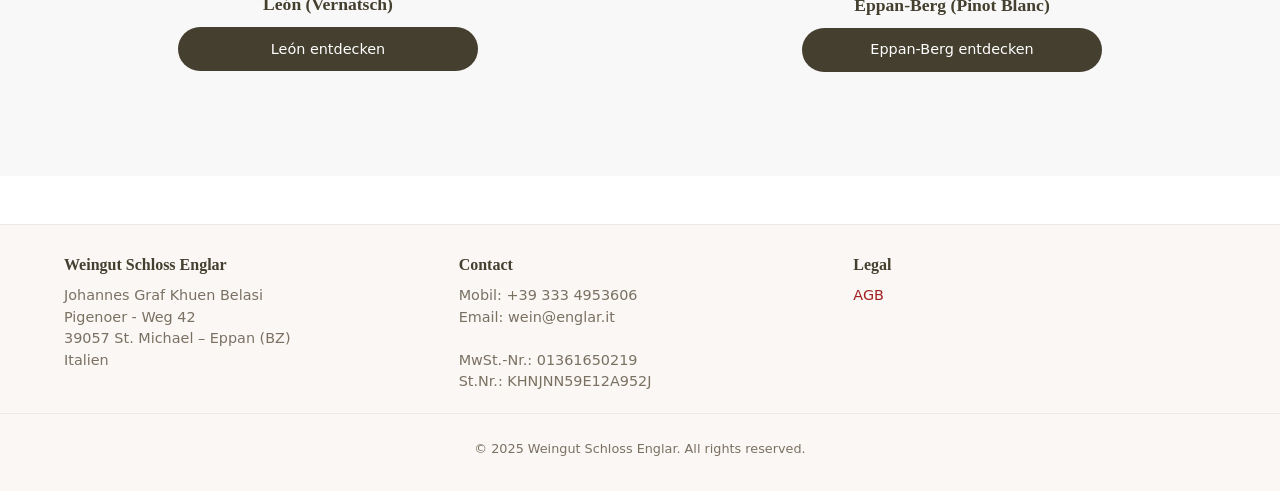
<file: rose.html>
<!DOCTYPE html>
<html lang="en">
<head>
  <script async src="https://www.googletagmanager.com/gtag/js?id=G-5KNCYQ6FX4"></script>
  <script> window.dataLayer = window.dataLayer || []; function gtag(){dataLayer.push(arguments);} gtag('js', new Date()); gtag('config', 'G-5KNCYQ6FX4'); </script>
  <meta charset="UTF-8">
  <title>Rosé de Castel – Weingut Schloss Englar</title>
  <meta name="viewport" content="width=device-width, initial-scale=1.0">
  <meta name="description" content="Rosé de Castel – Ein eleganter, zarther Rosé von Weingut Schloss Englar in Südtirol.">
  <link rel="stylesheet" href="styles.css">
  <script src="app.js" defer></script>
</head>
<body data-page="rose">
  <!-- Cart notification -->
  <div id="notification" class="notification" aria-live="polite"></div>

  <!-- Top bar instead of header -->
  <div class="topbar">
    <div class="header-inner">
      <a href="index.html" class="logo-group">
        <div class="logo-mark">
          <img src="img/logo2023.jpg" alt="Weingut Schloss Englar logo" width="40" height="40">
        </div>
        <div class="logo-text">
          <span class="logo-subtitle">Wine Estate</span>
          <span class="site-title">Schloss Englar</span>
        </div>
      </a>
      <div class="header-right">
        <a href="#" class="cart-link snipcart-checkout" aria-label="Warenkorb">
          <span class="cart-icon" aria-hidden="true">🛒</span>
        </a>
        <div class="lang-switcher">
          <button class="lang-toggle" aria-haspopup="true" aria-expanded="false">
            <span class="lang-icon">🌐</span>
            <span class="lang-current" data-lang-current>EN</span>
          </button>
          <ul class="lang-options" hidden>
            <li><button class="lang-option" data-lang="en">English</button></li>
            <li><button class="lang-option" data-lang="de">Deutsch</button></li>
            <li><button class="lang-option" data-lang="it">Italiano</button></li>
          </ul>
        </div>
      </div>
    </div>
  </div>
  
  <div class="container">
    <a href="index.html" class="back-to-overview" aria-label="Zurück zur Übersicht"><span class="arrow" aria-hidden="true">&larr;</span> Zurück zur Übersicht</a>
  </div>
  
  <main>
    <!-- Page hero -->
    <section class="sub-hero">
      <div class="sub-hero-inner">
        <h1 data-i18n="pages.rose.page_title" style="font-weight: 350; font-family: inherit; letter-spacing: 0.01em;">Rosé de Castel</h1>
      </div>
    </section>
    

    <!-- Product detail -->
    <section class="product-detail">
      <div class="product-layout">
        <div class="product-image">
          
          <img src="img/Rose.jpeg" alt="Bottle of Rosé de Castel from Schloss Englar">
        </div>
        <div class="product-copy">
          <div class="product-specs">
            <p class="product-lead" data-i18n="pages.rose.page_text">Unser Südtirol Rosé ist die Frucht sonnenverwöhnter Berglagen und wird mit Leidenschaft gekeltert. Dieser zarte, elegante Rosé besticht durch lebendige Erdbeernoten, feine Mineralität und eine wunderbare Frische. Mit spritzig-fruchtigen Charakterzügen und subtilen floralen Nuancen ist dieser Wein der vollkommene Begleiter für lange Stunden und sonnige Momente. Ein Wein, der die Eleganz und Tradition des Südtiroler Weinbaus vereint – ideal für Liebhaber feiner Rosé Weine.</p>
          </div>

          <div class="wine-data-cards">
            <div class="wine-data-card">
                 <div class="card-value">8-15 Jahre</div>
              <div class="card-label" data-i18n="common.wine_age">Alter der Rebstöcke</div>
            </div>
            <div class="wine-data-card">
              <div class="card-value">500‑550 m</div>
              <div class="card-label" data-i18n="common.elevation">Meter über Meer</div>
            </div>
            <div class="wine-data-card">
              <div class="card-value">Eiszeitlicher Porphyr‑Moränenschotterböden</div>
              <div class="card-label" data-i18n="common.soil">Böden</div>
            </div>
          </div>
          
         

          <div class="product-packages" data-product data-product-id="sudtirol-rose" data-product-name="Rosé de Castel">
    <h2 data-i18n="pages.rose.package_title" style="font-weight: 500; font-family: inherit; letter-spacing: 0.01em;">Rosé de Castel</h2>
  
    
    
    <p data-i18n="pages.rose.package_description"></p>
    

    <small data-i18n="pages.rose.shipping_disclaimer"></small>
     

    <!-- BUY CARDS -->
    <div class="buy-cards">
      <div class="buy-card">
        <div class="card-price">15,00 €</div>
        <div class="card-type" data-i18n="pages.rose.option_bottle">Flasche</div>
        
        <button class="buy-button snipcart-add-item"
          data-item-id="rose-001"
          data-item-name="Rosé de Castel - 0,75l"
          data-item-price="15.00"
          data-item-url="/easter_26/rose"
          data-item-description="Flasche (0,75 l) unseres Rosé de Castel 2023"
          data-item-image="img/Rose.jpeg"
          data-item-custom1-name=""
          data-i18n="pages.rose.cta_button1">
          <span style="display:block;font-size:0.95em;">Flasche | Rosé de Castel | 2023</span>
        </button>
      </div>
      <div class="buy-card">
        <div class="card-price">90,00 €</div>
        <div class="card-type" data-i18n="pages.rose.option_case">Karton</div>
        <button class="buy-button snipcart-add-item"
          data-item-id="rose-006"
          data-item-name="Rosé de Castel - 6er Karton"
          data-item-price="90.00"
          data-item-url="/easter_26/rose"
          data-item-description="Karton (6er) unseres Rosé de Castel 2023"
          data-item-image="img/Rose.jpeg"
          data-item-custom1-name=""
          data-i18n="pages.rose.cta_button2">
          <span style="display:block;font-size:0.95em;">Karton | Rosé de Castel | 2023</span>
          90,00€ – Jetzt kaufen
        </button>
      </div>
    </div>
</div>
          </div>
        </div>
      </div>
    </section>

    <!-- Related wines teaser -->
    <section class="related-offers">
      <h2 data-i18n="common.related_wines">Diese Weine könnten Ihnen auch gefallen.</h2>
      <div class="offers">
        <article class="offer">
          <div class="offer-media">
            <a href="leon.html"><img src="img/Leon.jpeg" alt="Leon (Vernatsch)"></a>
          </div>
          <div class="offer-content">
            <h3 data-i18n="pages.index.offer_lumiere_title">Leon (Vernatsch)</h3>
            <a href="leon.html" class="btn btn-secondary" data-i18n="pages.index.cta_leon">León entdecken</a>
          </div>
        </article>
        <article class="offer offer--reverse">
          <div class="offer-media">
            <a href="berg.html"><img src="img/Berg.jpeg" alt="Berg (Pinot Blanc)"></a>
          </div>
          <div class="offer-content">
            <h3 data-i18n="pages.index.offer_magnum_title">Berg (Pinot Blanc)</h3>
            <a href="berg.html" class="btn btn-secondary" data-i18n="pages.index.cta_berg">Eppan-Berg entdecken</a>
          </div>
        </article>
      </div>
    </section>
  </main>

    <!-- Footer -->
  <footer class="site-footer">
    <div class="footer-inner">
      <div class="footer-col">
        <h3>Weingut Schloss Englar</h3>
        <p>
          Johannes Graf Khuen Belasi<br>
          Pigenoer - Weg 42<br>
          39057 St. Michael – Eppan (BZ)<br>
          Italien
        </p>
      </div>
      <div class="footer-col">
        <h4>Contact</h4>
        <p>
          Mobil: +39 333 4953606<br>
          Email: wein@englar.it
          <br><br>
          MwSt.-Nr.: 01361650219 <br>
          St.Nr.: KHNJNN59E12A952J

        </p>
      </div>
      <div class="footer-col">
        <h4>Legal</h4>
        <p>
          <a href="agb.html">AGB</a>
        </p>
      </div>
    </div>
    <div class="footer-bottom">
      <p>© 2025 Weingut Schloss Englar. All rights reserved.</p>
    </div>
  </footer>
</body>

<script>
    window.SnipcartSettings = {
        publicApiKey: 'MTE3NjdlZDgtODkxMy00NjI2LTg3YTItYTQ4M2Y1Nzc0ZTE3NjM5MDA1NTM2MjQ1MTYxNDc2',
        loadStrategy: 'on-user-interaction',
        version: "3.7.1",
        currency: "EUR",
        modalStyle: "side",
    };

      (()=>{var c,d;(d=(c=window.SnipcartSettings).version)!=null||(c.version="3.0");var s,S;(S=(s=window.SnipcartSettings).timeoutDuration)!=null||(s.timeoutDuration=2750);var l,p;(p=(l=window.SnipcartSettings).domain)!=null||(l.domain="cdn.snipcart.com");var w,u;(u=(w=window.SnipcartSettings).protocol)!=null||(w.protocol="https");var f=window.SnipcartSettings.version.includes("v3.0.0-ci")||window.SnipcartSettings.version!="3.0"&&window.SnipcartSettings.version.localeCompare("3.4.0",void 0,{numeric:!0,sensitivity:"base"})===-1,m=["focus","mouseover","touchmove","scroll","keydown"];window.LoadSnipcart=o;document.readyState==="loading"?document.addEventListener("DOMContentLoaded",r):r();function r(){window.SnipcartSettings.loadStrategy?window.SnipcartSettings.loadStrategy==="on-user-interaction"&&(m.forEach(t=>document.addEventListener(t,o)),setTimeout(o,window.SnipcartSettings.timeoutDuration)):o()}var a=!1;function o(){if(a)return;a=!0;let t=document.getElementsByTagName("head")[0],e=document.querySelector("#snipcart"),i=document.querySelector(`src[src^="${window.SnipcartSettings.protocol}://${window.SnipcartSettings.domain}"][src$="snipcart.js"]`),n=document.querySelector(`link[href^="${window.SnipcartSettings.protocol}://${window.SnipcartSettings.domain}"][href$="snipcart.css"]`);e||(e=document.createElement("div"),e.id="snipcart",e.setAttribute("hidden","true"),document.body.appendChild(e)),v(e),i||(i=document.createElement("script"),i.src=`${window.SnipcartSettings.protocol}://${window.SnipcartSettings.domain}/themes/v${window.SnipcartSettings.version}/default/snipcart.js`,i.async=!0,t.appendChild(i)),n||(n=document.createElement("link"),n.rel="stylesheet",n.type="text/css",n.href=`${window.SnipcartSettings.protocol}://${window.SnipcartSettings.domain}/themes/v${window.SnipcartSettings.version}/default/snipcart.css`,t.prepend(n)),m.forEach(g=>document.removeEventListener(g,o))}function v(t){!f||(t.dataset.apiKey=window.SnipcartSettings.publicApiKey,window.SnipcartSettings.addProductBehavior&&(t.dataset.configAddProductBehavior=window.SnipcartSettings.addProductBehavior),window.SnipcartSettings.modalStyle&&(t.dataset.configModalStyle=window.SnipcartSettings.modalStyle),window.SnipcartSettings.currency&&(t.dataset.currency=window.SnipcartSettings.currency),window.SnipcartSettings.templatesUrl&&(t.dataset.templatesUrl=window.SnipcartSettings.templatesUrl))}})();
</script>

<div id="age-gate" class="age-gate-overlay" style="display: none;">
  <div class="age-gate-modal">
    <h2 data-i18n="age.title"></h2>
    <p data-i18n="age.question"></p>
    <button id="age-yes" data-i18n="age.yes"></button>
    <button id="age-no" data-i18n="age.no"></button>
  </div>
</div>

</html>
</file>
<file: styles.css>
/* Topbar for subpages (replaces header) */
.topbar {
  width: 100%;
  background: rgba(255,255,255,0.95);
  border-bottom: 1px solid rgba(0,0,0,0.04);
  backdrop-filter: blur(8px);
  box-sizing: border-box;
}
/* Make header sticky only on subpages rose, leon, berg */
body[data-page="rose"] .site-header,
body[data-page="leon"] .site-header,
body[data-page="berg"] .site-header {
  position: sticky;
  top: 0;
  z-index: 100;
}
:root {
  --color-background: #ffffff;
  --color-primary: #a11f21;
  --color-primary-dark: #80181a;
  --color-secondary: #443f2f;
  --color-text: #2b2520;
  --color-muted: #7a7163;
}

/* Base */

*,
*::before,
*::after {
  box-sizing: border-box;
}

html,
body {
  margin: 0;
  padding: 0;
  background-color: var(--color-background);
  color: var(--color-text);
  font-family: -apple-system, BlinkMacSystemFont, "Segoe UI", system-ui, sans-serif;
  line-height: 1.5;
  text-rendering: optimizeLegibility;
}

img {
  max-width: 100%;
  height: auto;
  display: block;
}

a {
  color: var(--color-primary);
  text-decoration: none;
}

a:hover {
  text-decoration: underline;
}

h1,
h2,
h3,
h4 {
  font-family: "Georgia", "Times New Roman", serif;
  color: var(--color-secondary);
  margin-top: 0;
}

body {
  font-size: 16px;
}

main {
  min-height: 60vh;
}

/* Ensure paragraphs have no extra horizontal padding so text aligns with CTAs */
p {
  padding-left: 0;
  padding-right: 0;
}

.container {
  max-width: 1200px;
  margin: 0 auto;
  padding: 0 1.5rem;
}

/* Header */

.site-header {
  position: relative;
  z-index: 10;
  background: rgba(255, 255, 255, 0.95);
  backdrop-filter: blur(8px);
  border-bottom: 1px solid rgba(0, 0, 0, 0.04);
}

.header-inner {
  max-width: 1200px;
  margin: 0 auto;
  padding: 0.75rem 1.5rem;
  display: flex;
  align-items: center;
  justify-content: space-between;
  gap: 1.5rem;
}

.logo-group {
  display: inline-flex;
  align-items: center;
  gap: 0.75rem;
}

/* new header offer text centered between logo and controls */
.header-offer {
  flex: 1;
  text-align: center;
  color: #000;
  font-weight: 500;
}


.logo-group:hover {
  text-decoration: none;
}

.logo-mark {
  width: 40px;
  height: 40px;
  border-radius: 999px;
  border: 1px solid rgba(0, 0, 0, 0.08);
  display: inline-flex;
  align-items: center;
  justify-content: center;
  font-size: 0.7rem;
  letter-spacing: 0.16em;
  text-transform: uppercase;
  color: var(--color-secondary);
}

.logo-mark img,
.logo-mark svg {
  width: 100%;
  height: 100%;
  object-fit: contain;
  display: block;
  border-radius: inherit;
}

.logo-text {
  display: flex;
  flex-direction: column;
  gap: 0.1rem;
}

.logo-subtitle {
  font-size: 0.7rem;
  letter-spacing: 0.16em;
  text-transform: uppercase;
  color: var(--color-muted);
}

.site-title {
  font-size: 1.05rem;
  letter-spacing: 0.08em;
  text-transform: uppercase;
  font-weight: 600;
}

.header-right {
  display: flex;
  align-items: center;
  gap: 1rem;
}

/* Header cart elements: show checkout link, hide verbose label */
.site-header .header-right .cart-label {
  display: none !important;
}

.site-header .header-right .cart-link {
  display: inline-flex;
  align-items: center;
  gap: 0.5rem;
  text-decoration: none;
  color: inherit;
}

.site-header .header-right .cart-icon {
  font-size: 1.1rem;
}

.site-header .header-right .cart-count-badge {
  min-width: 1.4rem;
  height: 1.4rem;
  border-radius: 999px;
  background-color: var(--color-primary);
  color: #ffffff;
  display: inline-flex;
  align-items: center;
  justify-content: center;
  font-size: 0.75rem;
  padding: 0 0.25rem;
}

/* Language selector */
.lang-switcher {
  position: relative;
  z-index: 300;
  display: inline-flex;
  align-items: center;
  margin-left: 0.6rem;
}

.lang-toggle {
  display: inline-flex;
  align-items: center;
  gap: 0.35rem;
  padding: 0.35rem 0.6rem;
  border-radius: 999px;
  border: 1px solid rgba(0,0,0,0.06);
  background: transparent;
  cursor: pointer;
  font-size: 0.9rem;
  color: var(--color-muted);
}

.lang-toggle:hover {
  background: rgba(0,0,0,0.02);
}

.lang-options {
  position: absolute;
  right: 0;
  top: calc(100% + 6px);
  list-style: none;
  margin: 0;
  padding: 0.35rem;
  background: #fff;
  border: 1px solid rgba(0,0,0,0.06);
  border-radius: 8px;
  box-shadow: 0 8px 20px rgba(0,0,0,0.08);
  z-index: 301;
}

.lang-options li {
  margin: 0;
}

.lang-option {
  display: block;
  width: 100%;
  padding: 0.45rem 0.8rem;
  background: transparent;
  border: none;
  text-align: left;
  cursor: pointer;
  color: var(--color-text);
  font-size: 0.95rem;
}

.lang-option:hover {
  background: rgba(0,0,0,0.03);
}

.cart-link {
  display: inline-flex;
  align-items: center;
  gap: 0.35rem;
  font-size: 0.9rem;
  padding: 0.45rem 0.9rem;
  border-radius: 999px;
  border: 1px solid rgba(0, 0, 0, 0.08);
  background: rgba(255, 255, 255, 0.9);
  color: inherit;
}

.cart-link:hover {
  text-decoration: none;
  box-shadow: 0 0 0 1px var(--color-primary);
}

.cart-icon {
  font-size: 1rem;
}

.cart-count-badge {
  min-width: 1.4rem;
  height: 1.4rem;
  border-radius: 999px;
  background-color: var(--color-primary);
  color: #ffffff;
  display: inline-flex;
  align-items: center;
  justify-content: center;
  font-size: 0.75rem;
  padding: 0 0.25rem;
}

/* Hero */

.hero {
  margin-top: 0;
}

.hero-image-wrapper {
  position: relative;
  width: 100%;
  height: min(70vh, 520px);
  overflow: hidden;
}

.hero-image-wrapper img {
  width: 100%;
  height: 100%;
  object-fit: cover;
    /* Shift the visible focus slightly above center so page shows more of the top
      without exposing a lot of the very top — tweak the percentage to taste. */
    /* Adjusted slightly more from center 40% -> 35% per user request */
    object-position: center 35%;
}

.hero-label {
  position: absolute;
  right: 1.75rem;
  bottom: 1.75rem;
  padding: 0.65rem 1.4rem;
  background: rgba(255, 255, 255, 0.9);
  border-radius: 999px;
  font-size: 0.9rem;
  letter-spacing: 0.18em;
  text-transform: uppercase;
  font-weight: 300;
  color: var(--color-secondary);
}

/* Intro */

.intro {
  padding: 3rem 1.5rem 2.5rem;
  text-align: center;
}

.intro h1 {
  font-size: 2.2rem;
  margin-bottom: 0.9rem;
}

.intro p {
  max-width: 800px;
  margin: 0 auto;
  color: var(--color-muted);
  font-size: 1rem;
}

/* Offers */

.offers {
  padding-bottom: 3rem;
}

.offer {
  max-width: 1200px;
  margin: 0 auto;
  padding: 3rem 1.5rem;
  display: flex;
  align-items: stretch;
  justify-content: space-between;
  gap: 2rem;
}

.offer + .offer {
  border-top: 1px solid rgba(0, 0, 0, 0.04);
}

.offer-media {
  flex: 0 0 auto;
  max-height: 550px;
  max-width: 400px;
  width: 100%;
  aspect-ratio: 197/350;
  overflow: hidden;
  border-radius: 16px;
  box-shadow: 0 18px 40px rgba(0, 0, 0, 0.08);
}

.offer-media img {
  width: 100%;
  height: 100%;
  object-fit: cover;
  /* focus at top so bottles don't get cut off at the neck */
  object-position: top center;
  border-radius: 16px;
  box-shadow: 0 18px 40px rgba(0, 0, 0, 0.08);
}

.offer-content {
  flex: 1;
  display: flex;
  flex-direction: column;
  justify-content: center;
}

.offer-meta {
  font-size: 0.8rem;
  letter-spacing: 0.16em;
  text-transform: uppercase;
  color: var(--color-secondary);
  margin-bottom: 0.5rem;
}

.offer h2 {
  font-size: 1.6rem;
  margin-bottom: 0.5rem;
}

/* related section added on product pages */
.related-offers {
  margin-top: 4rem;
  padding: 2rem;
  border-top: 1px solid #eee;
  background-color: #f8f8f8; /* very light gray */
}
.related-offers h2 {
  font-size: 1.5rem;
  margin-bottom: 1.5rem;
  text-align: center;
}
.related-offers .offers {
  display: flex;
  flex-wrap: wrap;
  justify-content: center;
  gap: 2rem;
}
.related-offers .offer {
  flex: 1 1 45%;
  max-width: 480px;
  padding: 1.5rem;
  /* card background removed per request */
  background-color: transparent;
  border-radius: 12px;
  display: flex;
  flex-direction: column;
  align-items: center;
  text-align: center;
}

.related-offers .offer-media {
  width: auto;
  max-height: none;
  margin-bottom: 0;
}

.related-offers .offer-media img {
  height: 300px;
  width: auto;
}

.related-offers .offer h3 {
  margin: 4px 0 6px; /* smaller gap above title */
  font-size: 1.1rem;
}

.related-offers .offer .btn-secondary {
  margin-top: 4px;
}
.related-offers .offer-media {
  max-height: 300px;
  max-width: none;
}
.related-offers .btn-secondary {
  background-color: var(--color-secondary);
  color: #fff;
  border: none;
}
.offer p {
  color: var(--color-muted);
  font-size: 1rem;
  max-width: 640px;
  margin: 0 0 1.25rem 0;
  padding-left: 0;
  padding-right: 0;
  text-align: left;
}

/* Reusable paragraph style used in offers; apply to product pages' lead paragraph */
.product-lead {
  color: var(--color-muted);
  font-size: 1rem;
  max-width: 640px;
  margin: 0 0 1.25rem 0;
  padding-left: 0;
  padding-right: 0;
  text-align: left;
}

.offer--reverse {
  flex-direction: row-reverse;
}

/* Buttons */

.btn {
  width: 300px;
  display: inline-flex;
  align-items: center;
  justify-content: center;
  gap: 0.35rem;
  padding: 0.7rem 1.6rem;
  border-radius: 999px;
  border: 1px solid transparent;
  font-size: 0.9rem;
  font-weight: 500;
  cursor: pointer;
  background: transparent;
  color: inherit;
  text-decoration: none;
  transition:
    background-color 0.2s ease,
    color 0.2s ease,
    box-shadow 0.2s ease,
    transform 0.2s ease,
    border-color 0.2s ease;
}

/* Disabled buttons */
.btn[disabled],
.btn:disabled {
  opacity: 0.65;
  cursor: not-allowed;
  pointer-events: none;
  transform: none;
  box-shadow: none;
}

.btn-primary {
  background-color: var(--color-primary);
  border-color: var(--color-primary);
  color: #ffffff;
}

.btn-primary:hover {
  background-color: var(--color-primary-dark);
  border-color: var(--color-primary-dark);
  transform: translateY(-1px);
  box-shadow: 0 6px 12px rgba(0, 0, 0, 0.18);
}

.btn-secondary {
  /* ghost button: transparent background, dark red border, black text */
  background-color: transparent;
  border-color: var(--color-primary);
  color: #000000;
}

.btn-secondary:hover {
  /* subtle fill on hover to indicate interactivity */
  background-color: rgba(161,31,33,0.1); /* light tint of primary */
  border-color: var(--color-primary-dark);
  color: #000000;
  transform: translateY(-1px);
  box-shadow: 0 6px 12px rgba(0, 0, 0, 0.18);
}

.btn-outline {
  background-color: #ffffff;
  border-color: var(--color-primary);
  color: var(--color-primary);
}

.btn-outline:hover {
  background-color: var(--color-primary);
  color: #ffffff;
  box-shadow: 0 4px 10px rgba(0, 0, 0, 0.15);
}

/* Buy button / Snipcart integration */
.buy-button.snipcart-add-item {
  display: inline-flex;
  align-items: center;
  justify-content: center;
  gap: 0.35rem;
  padding: 0.7rem 1.6rem;
  border-radius: 999px;
  border: 1px solid transparent;
  font-size: 0.9rem;
  font-weight: 500;
  cursor: pointer;
  background-color: var(--color-primary);
  border-color: var(--color-primary);
  color: #ffffff;
  text-decoration: none;
  transition: background-color 0.2s ease, color 0.2s ease, box-shadow 0.2s ease, transform 0.2s ease, border-color 0.2s ease;
}

.buy-button.snipcart-add-item:hover {
  background-color: var(--color-primary-dark);
  border-color: var(--color-primary-dark);
  transform: translateY(-1px);
  box-shadow: 0 6px 12px rgba(0, 0, 0, 0.18);
}

.buy-button.snipcart-add-item[disabled],
.buy-button.snipcart-add-item:disabled {
  opacity: 0.65;
  cursor: not-allowed;
  pointer-events: none;
  transform: none;
  box-shadow: none;
}

.btn-link {
  background: none;
  border: none;
  color: var(--color-primary);
  padding: 0;
  cursor: pointer;
  font-size: 0.9rem;
  text-decoration: underline;
}

.btn-link:hover {
  color: var(--color-primary-dark);
}

/* Sub hero & product pages */

.sub-hero {
  padding: 2.5rem 1.5rem 1.5rem;
  border-bottom: 1px solid rgba(0, 0, 0, 0.04);
}

.sub-hero-inner {
  max-width: 800px;
  margin: 0 auto;
  text-align: center;
}

.sub-hero h1 {
  font-size: 2rem;
  margin-bottom: 0.75rem;
}

.sub-hero p {
  color: var(--color-muted);
  font-size: 1rem;
  margin: 0;
}

/* Back to overview link shown near top-left of product pages */
.back-to-overview {
  display: inline-block;
  margin: 0.6rem 1.5rem;
  font-size: 0.95rem;
  color: var(--color-muted);
  text-decoration: none;
}

.back-to-overview .arrow {
  margin-right: 0.55rem;
  font-weight: 600;
}

.back-to-overview:hover {
  text-decoration: underline;
}

.product-detail {
  padding: 2.5rem 1.5rem 3rem;
}

.product-layout {
  max-width: 1200px;
  margin: 0 auto;
  display: grid;
  grid-template-columns: minmax(0, 1fr) minmax(0, 1.1fr);
  gap: 2.5rem;
  align-items: flex-start;
}

.product-image {
  max-height: 750px;
  max-width: 600px;
  width: 100%;
  aspect-ratio: 197/350;
  overflow: hidden;
  border-radius: 16px;
  box-shadow: 0 18px 40px rgba(0, 0, 0, 0.12);
  position: relative;
}

.product-image img {
  width: 100%;
  height: auto;
  min-height: 100%;
  object-fit: cover;
  /* always show the top of the bottle; bottom cropping is acceptable */
  object-position: top center;
  border-radius: 16px;
  box-shadow: 0 18px 40px rgba(0, 0, 0, 0.12);
  display: block;

}

.product-copy p {
  color: var(--color-muted);
  font-size: 1rem;
  max-width: 640px;
  margin: 0 0 1.1rem 0;
}

.product-specs {
  margin: 1.5rem 0 1rem;
}

.product-specs h2 {
  font-size: 1.1rem;
  margin-bottom: 0.75rem;
}

.product-specs ul {
  list-style: none;
  padding: 0;
  margin: 0;
}

.product-specs li {
  margin-bottom: 0.35rem;
  font-size: 0.95rem;
}

.product-specs strong {
  color: var(--color-secondary);
  font-weight: 600;
}

.product-packages {
  margin-top: 1.25rem;
  padding: 1.25rem 1.25rem 1.35rem;
  border-radius: 14px;
  background: #f9f9f9;
  border: 1px solid rgba(0, 0, 0, 0.04);
}

.product-packages-container {
  display: flex;
  gap: 1rem;
  margin-top: 1.25rem;
}

.product-packages-container .product-packages {
  flex: 1;
  margin-top: 0;
}

.product-package-price {
  font-size: 1.1rem;
  font-weight: 600;
  color: var(--color-primary);
  margin: 0.5rem 0 1rem 0;
}

.product-packages h2 {
  font-size: 1.05rem;
  margin-bottom: 0.5rem;
}

.product-packages-grid {
  display: flex;
  flex-wrap: wrap;
  gap: 0.75rem;
  margin: 0.75rem 0 0.75rem;
}

.product-packages small {
  display: block;
  margin-top: 0.2rem;
  margin-bottom: 12px;
  font-size: 0.8rem;
  color: var(--color-muted);
}

/* wine data cards for product detail pages */
.wine-data-cards {
  display: flex;
  gap: 0.75rem;
  margin-top: 1rem;
}

.wine-data-card {
  flex: 1 1 0;
  /* rectangle: fixed height with flexible width */
  display: flex;
  flex-direction: column;
  justify-content: center; /* center value vertically */
  align-items: center;
  position: relative; /* for absolutely positioned label */
  background: #f9f9f9;
  border: 1px solid rgba(0, 0, 0, 0.04);
  border-radius: 8px;
  padding: 0.5rem;
  min-width: 80px;
  max-width: 120px;
  height: 100px;
  /* allow text to wrap inside card */
  overflow: hidden;
}

.wine-data-card .card-value {
  font-size: 1rem;
  font-weight: 600;
  text-align: center;
  line-height: 1.2;
  word-break: break-word;
}

/* shrink lengthy values */
.wine-data-card .card-value.small {
  font-size: 13px;
}

.wine-data-card .card-label {
  font-size: 0.7rem;
  color: var(--color-muted);
  text-align: center;
  line-height: 1.2;
  word-break: break-word;
  position: absolute;
  bottom: 0.5rem; /* match padding bottom */
  width: 100%;
}

/* ensure text never overflows the container */
.wine-data-card .card-value,
.wine-data-card .card-label {
  white-space: normal;
}

@media (max-width: 700px) {
  .wine-data-cards {
    flex-wrap: wrap;
  }
  .wine-data-card {
    flex: 1 1 30%;
  }
}

.product-actions {
  display: flex;
  flex-wrap: wrap;
  gap: 0.75rem;
  margin-top: 0.75rem;
}

/* layout wrapper used for dual CTA on subpages */
.buy-section {
  margin-top: 0.75rem;
}

.buy-section .bottle-info {
  font-weight: 600;
}

/* new buy cards for subpages */
.buy-cards {
  display: flex;
  gap: 1rem;
  margin-top: 0.75rem;
  flex-wrap: wrap;
}

.buy-card {
  border: 1px solid var(--color-border, #ccc);
  padding: 1rem;
  flex: 1 1 200px;
  display: flex;
  flex-direction: column;
  align-items: center;
  text-align: center;
  background: #faf7f4;
  border-radius: 4px;
}

.buy-card .card-price {
  font-size: 1.1rem;
  font-weight: 500;
}

.buy-card .card-type {
  font-size: 0.9rem;
  margin: 0.5rem 0;
  font-weight: 400;
}

.buy-card .buy-button {
  width: 100%;
  box-sizing: border-box;
}


.product-actions-grid {
  display: grid;
  grid-template-columns: repeat(3, 1fr);
  gap: 1.5rem;
  margin-top: 1rem;
}

/* Responsive: collapse to two columns on narrow viewports (mobile/tablet) */
@media (max-width: 700px) {
  .product-actions-grid {
    grid-template-columns: repeat(2, 1fr);
    gap: 1rem;
  }
}

.product-action-item {
  display: flex;
  flex-direction: column;
  align-items: center;
  text-align: center;
}

.product-action-item .buy-button {
  width: 100%;
  margin-bottom: 0.5rem;
  box-sizing: border-box;
}

.action-description {
  font-size: 0.85rem;
  color: var(--color-muted);
  margin: 0;
  padding: 0 0.5rem;
}

/* Ensure the package container always spans available width and contains its children */
.product-packages {
  width: 100%;
  box-sizing: border-box;
  padding-bottom: 1.5rem; /* give a little more room under buttons */
}

/* Make sure the actions grid doesn't overflow and uses full width */
.product-actions-grid {
  width: 100%;
  box-sizing: border-box;
}

/* Tighter padding on very small screens prevents visual overflow */
@media (max-width: 480px) {
  .action-description {
    padding: 0 0.25rem;
  }

  .product-packages {
    padding-left: 0.9rem;
    padding-right: 0.9rem;
  }

  .product-packages-container {
    flex-direction: column;
    gap: 0.75rem;
  }
}

/* On very narrow phones use a single column so buttons are full-width and stacked */
@media (max-width: 360px) {
  .product-actions-grid {
    grid-template-columns: 1fr;
    gap: 0.75rem;
  }
}

/* Notification */

.notification {
  position: fixed;
  right: 1.5rem;
  bottom: 1.5rem;
  padding: 0.75rem 1rem;
  border-radius: 999px;
  background: rgba(0, 0, 0, 0.85);
  color: #ffffff;
  font-size: 0.85rem;
  opacity: 0;
  transform: translateY(10px);
  pointer-events: none;
  transition: opacity 0.25s ease, transform 0.25s ease;
  z-index: 800;
}

.notification.visible {
  opacity: 1;
  transform: translateY(0);
}

/* Cart */

.cart-section {
  padding: 2.5rem 1.5rem 3rem;
}

.cart-layout {
  max-width: 1200px;
  margin: 0 auto;
  display: grid;
  grid-template-columns: minmax(0, 2.3fr) minmax(0, 1fr);
  gap: 2rem;
  align-items: flex-start;
}

.cart-table {
  width: 100%;
  border-collapse: collapse;
  font-size: 0.95rem;
}

.cart-table th,
.cart-table td {
  padding: 0.75rem 0.5rem;
  border-bottom: 1px solid rgba(0, 0, 0, 0.06);
  text-align: left;
}

.cart-table th {
  font-size: 0.8rem;
  letter-spacing: 0.1em;
  text-transform: uppercase;
  color: var(--color-muted);
}

.cart-empty {
  text-align: center;
  padding: 2rem 0;
  color: var(--color-muted);
}

.cart-note {
  margin-top: 0.75rem;
  font-size: 0.85rem;
  color: var(--color-muted);
}

.cart-main-footer {
  margin-top: 1rem;
}

.cart-summary {
  border-radius: 16px;
  border: 1px solid rgba(0, 0, 0, 0.06);
  padding: 1.5rem;
  background: #fdfaf7;
}

.cart-summary h2 {
  font-size: 1.1rem;
  margin-bottom: 1rem;
}

.cart-summary-row {
  display: flex;
  justify-content: space-between;
  align-items: baseline;
  font-weight: 600;
  margin-bottom: 0.75rem;
}

.cart-summary-hint,
.cart-summary-note {
  font-size: 0.8rem;
  color: var(--color-muted);
  margin-top: 0.4rem;
}

/* Age denied page */

.age-denied {
  min-height: 100vh;
  display: flex;
  align-items: center;
  justify-content: center;
  padding: 2rem 1.5rem;
  background: #f6f2ee;
}

.age-denied-inner {
  max-width: 480px;
  width: 100%;
  text-align: center;
  background: #ffffff;
  border-radius: 16px;
  padding: 2rem 2.5rem;
  box-shadow: 0 18px 40px rgba(0, 0, 0, 0.15);
}

.age-denied-inner .logo-mark {
  margin: 0 auto 1rem;
}

.age-denied-inner h1 {
  font-size: 1.6rem;
  margin-bottom: 0.75rem;
}

.age-denied-inner p {
  color: var(--color-muted);
  margin-bottom: 0.75rem;
}

/* Footer */

.site-footer {
  border-top: 1px solid rgba(0, 0, 0, 0.06);
  margin-top: 3rem;
  background: #faf7f4;
}

.footer-inner {
  max-width: 1200px;
  margin: 0 auto;
  padding: 1.75rem 1.5rem 1.25rem;
  display: grid;
  grid-template-columns: repeat(3, minmax(0, 1fr));
  gap: 2rem;
  font-size: 0.9rem;
}

.footer-col h3,
.footer-col h4 {
  margin: 0 0 0.5rem;
  font-size: 1rem;
}

.footer-col p {
  margin: 0;
  color: var(--color-muted);
}

.footer-col a {
  color: var(--color-primary);
}

.footer-bottom {
  border-top: 1px solid rgba(0, 0, 0, 0.06);
  padding: 0.75rem 1.5rem 1.25rem;
  text-align: center;
  font-size: 0.8rem;
  color: var(--color-muted);
}

/* Responsive */

@media (max-width: 900px) {
  .product-layout {
    grid-template-columns: minmax(0, 1fr);
  }

  .cart-layout {
    grid-template-columns: minmax(0, 1fr);
  }
}

@media (max-width: 768px) {
  .header-inner {
    padding: 0.6rem 1rem;
    gap: 0.75rem;
  }

  .hero-image-wrapper {
    height: min(60vh, 420px);
  }

  .intro {
    padding: 2.25rem 1rem 2rem;
  }

  .offer {
    flex-direction: column;
    padding: 2.25rem 1rem;
  }

  .offer--reverse {
    flex-direction: column;
  }

  .footer-inner {
    grid-template-columns: 1fr;
  }

  .cart-section {
    padding-inline: 1rem;
  }
}

@media (max-width: 600px) {
  .site-title {
    font-size: 0.95rem;
  }

  .logo-text {
    gap: 0;
  }

  .hero-label {
    right: 1.1rem;
    bottom: 1.1rem;
    padding-inline: 1rem;
    font-size: 0.8rem;
  }

  .product-detail {
    padding-inline: 1rem;
  }

  .cart-table th,
  .cart-table td {
    font-size: 0.85rem;
  }

  .notification {
    right: 1rem;
    bottom: 1rem;
  }
}

/* Age Gate Styles */
.age-gate-overlay {
  position: fixed;
  top: 0;
  left: 0;
  width: 100%;
  height: 100%;
  background: rgba(0, 0, 0, 0.8);
  display: flex;
  justify-content: center;
  align-items: center;
  z-index: 1000;
}

.age-gate-modal {
  background: white;
  padding: 2rem;
  border-radius: 8px;
  text-align: center;
  max-width: 400px;
  width: 90%;
}

.age-gate-modal h2 {
  margin-top: 0;
  color: var(--color-secondary);
}

.age-gate-modal button {
  margin: 0.5rem;
  padding: 0.5rem 1rem;
  border: none;
  border-radius: 4px;
  cursor: pointer;
  font-size: 1rem;
}

#age-yes {
  background: var(--color-primary);
  color: white;
}

#age-yes:hover {
  background: var(--color-primary-dark);
}

#age-no {
  background: #6c757d;
  color: white;
}

#age-no:hover {
  background: #5a6268;
}

/* AGB Page Styles */
.logo-center {
  text-align: center;
  margin-bottom: 2rem;
}

.logo-center .logo-image {
  max-width: 200px;
  height: auto;
}


.hero-text {
  text-align: center;
  margin-top: 40px; /* extra space above */
  font-weight: 500;
  background: #f5f5f5; /* very light grey */
  padding: 0.5rem 1rem;
  border-radius: 8px;
  display: inline-block;
}

.hero-overlay {
  position: absolute;
  bottom: 0;
  left: 50%;
  transform: translateX(-50%);
  /* remove fixed size to hug content */
  padding: 16px 30px;
  background: rgba(255,255,255,0.8);
  display: flex;
  align-items: center;
  justify-content: center;
  border-top-left-radius: 8px;
  border-top-right-radius: 8px;
  flex-direction: column;
}

.hero-overlay span {
  font-size: 22px;
  font-weight: 400;
  color: #000;
}
.hero-overlay .header-egg {
  height: 30px;
  width: auto;
  margin-top: 4px;
}

.price-bar {
  display: inline-flex;
  align-items: baseline;
  gap: 0.5rem;
  margin: 0.4rem 0 0.8rem;
}
.price-bar .old-price {
  color: #999;
  text-decoration: line-through;
  font-size: 0.9rem;
}
.price-bar .new-price {
  color: var(--color-primary);
  font-weight: 600;
  font-size: 1rem;
}

/* Hide header on mobile when Snipcart cart or checkout modal is open */
@media (max-width: 768px) {
  body.snipcart-modal-opened .site-header,
  body.snipcart-modal--opened .site-header,
  body.snipcart-cart-opened .site-header,
  body.snipcart-checkout-modal-opened .site-header,
  body.snipcart-checkout-modal--opened .site-header {
    display: none;
  }
}

.vat-info {
    font-size: 0.75rem;   /* kleiner */
    color: #6b7280;      /* dezentes Grau/Teal-Ton möglich */
    margin-left: 4px;    /* kleiner Abstand zum Preis */
}

.bottle-size {
    font-weight: 400; /* light */
}

.hero-overlay .hero-eggs {
  height: 24px;
  width: auto;
  margin-top: 5px;
}

/* legacy selector kept for backward compatibility */
.hero-overlay .header-egg {
  display: none;
}

.btn-secondary {
  /* ghost button: transparent background, dark red border, black text */
  background-color: transparent;
  border-color: var(--color-primary);
  color: #000000;
}

.btn-secondary:hover {
  /* subtle fill on hover to indicate interactivity */
  background-color: rgba(161,31,33,0.1); /* light tint of primary */
  border-color: var(--color-primary-dark);
  color: #000000;
  transform: translateY(-1px);
  box-shadow: 0 6px 12px rgba(0, 0, 0, 0.18);
}
</file>
